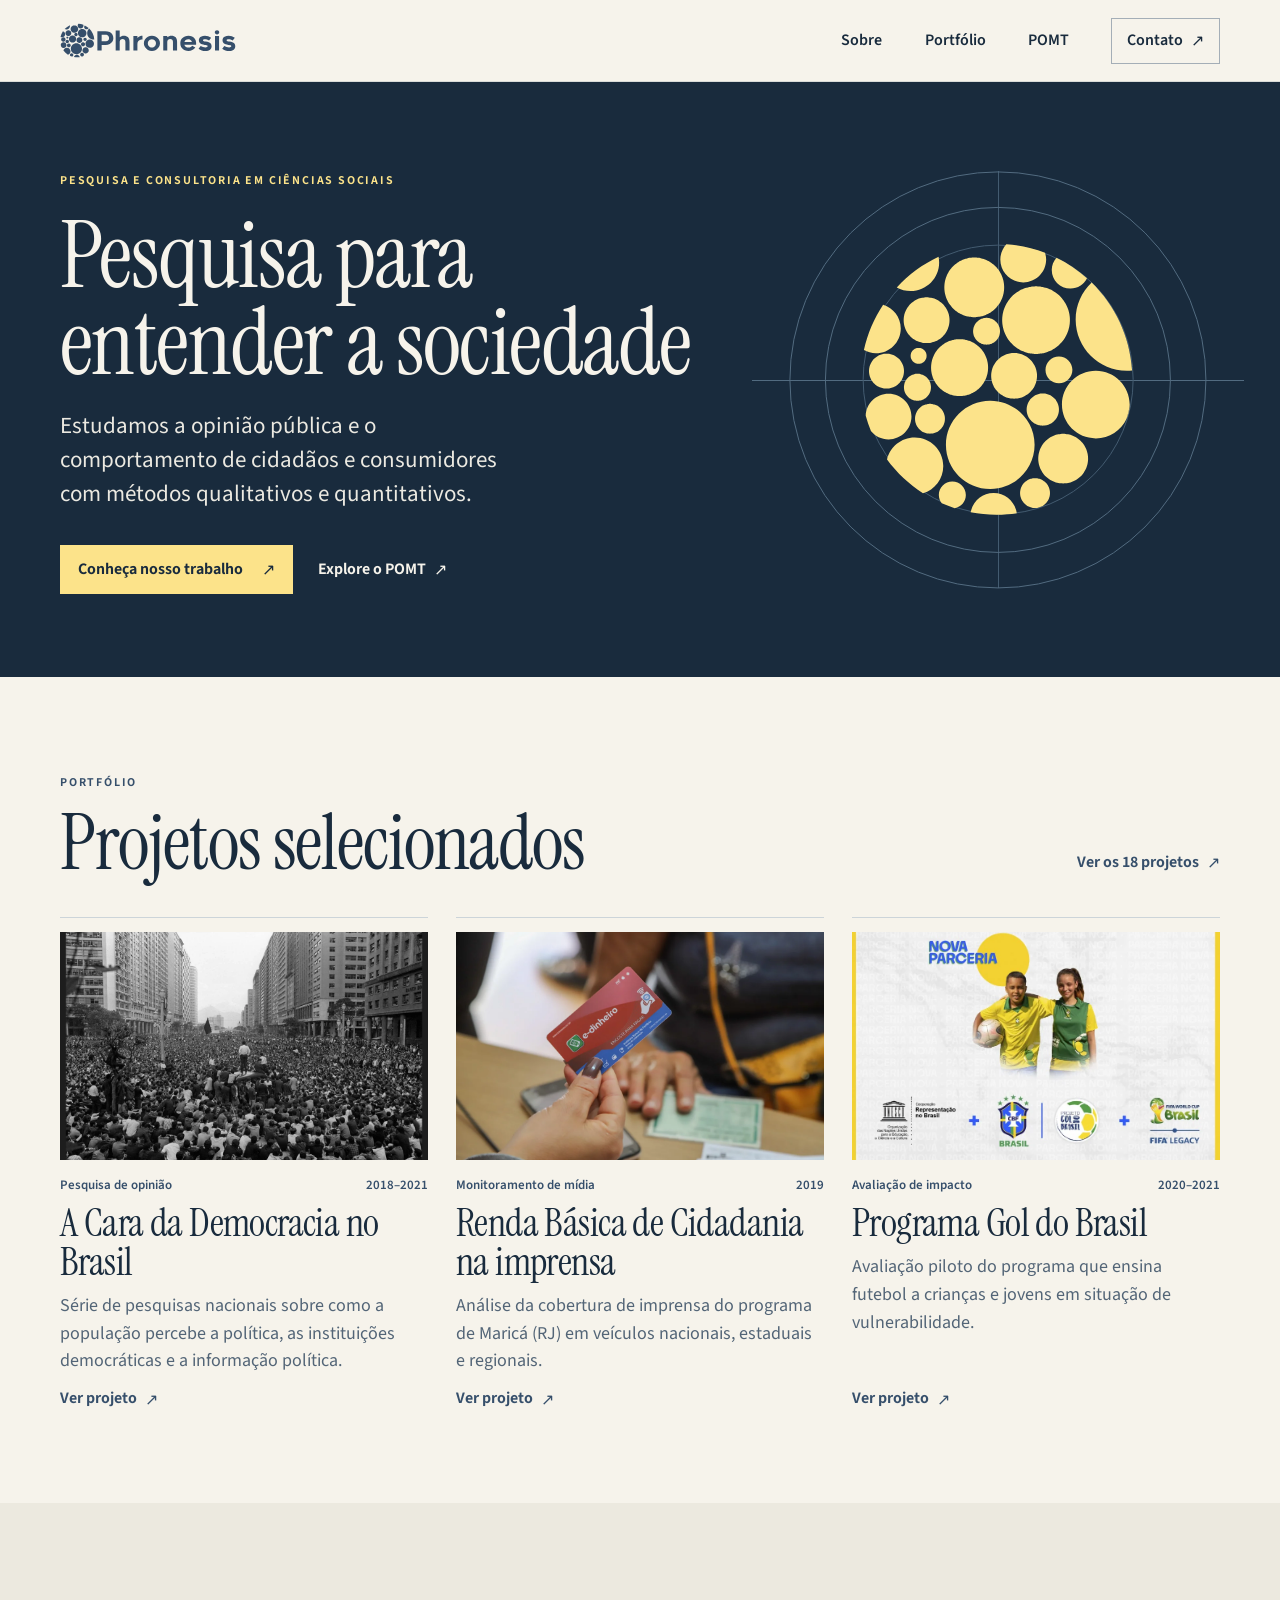
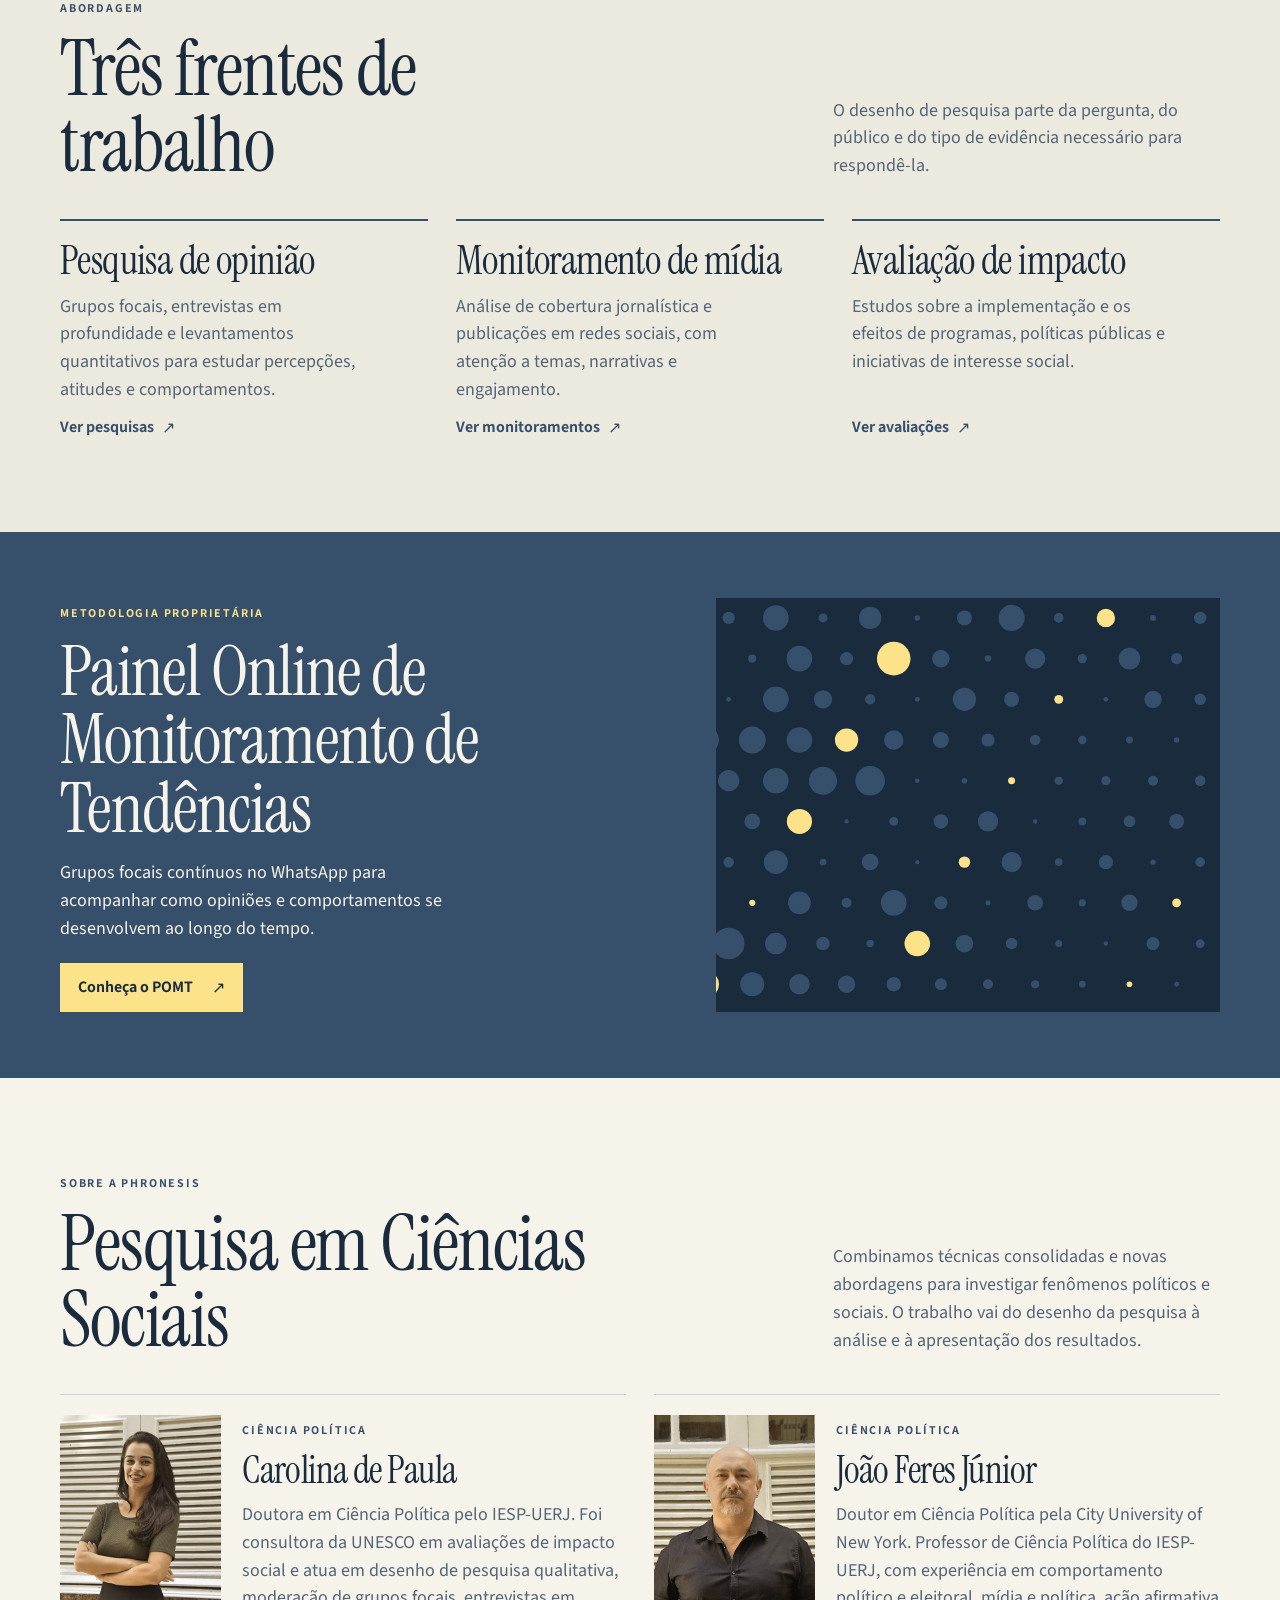
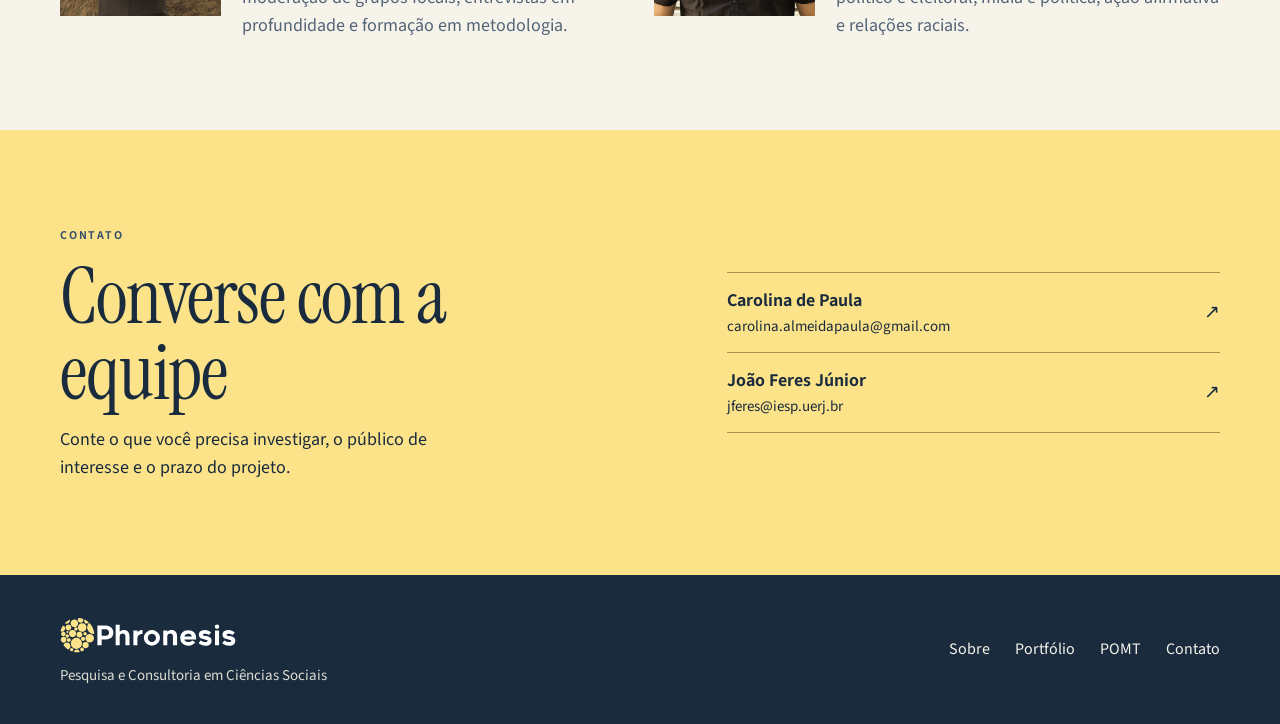
<file: index.html>
<!doctype html><html lang="pt-BR"><head><meta charset="utf-8"><meta name="viewport" content="width=device-width, initial-scale=1"><title>Phronesis | Pesquisa e Consultoria em Ciências Sociais</title><meta name="description" content="Pesquisa de opinião pública, monitoramento de mídia e avaliação de impacto social. Conheça os projetos da Phronesis e a metodologia POMT."><meta name="theme-color" content="#192B3D"><meta name="robots" content="noindex,nofollow"><link rel="canonical" href="https://feresjoao.github.io/phronesis-preview/"><meta property="og:type" content="website"><meta property="og:title" content="Phronesis | Pesquisa e Consultoria em Ciências Sociais"><meta property="og:description" content="Pesquisa de opinião pública, monitoramento de mídia e avaliação de impacto social. Conheça os projetos da Phronesis e a metodologia POMT."><meta property="og:url" content="https://feresjoao.github.io/phronesis-preview/"><meta property="og:image" content="https://feresjoao.github.io/phronesis-preview/assets/compartilhamento-1200x630.png"><link rel="icon" type="image/svg+xml" href="assets/favicon.svg"><link rel="icon" type="image/png" sizes="32x32" href="assets/favicon-32.png"><link rel="stylesheet" href="assets/site.css"><script src="assets/site.js" defer></script></head><body class="home"><a class="skip" href="#conteudo">Ir para o conteúdo</a><header class="header"><div class="wrap masthead"><a class="brand" href="index.html" aria-label="Phronesis, início"><img class="logotipo" src="assets/assinatura-horizontal-azul.svg" alt="" width="1740" height="415"></a><button class="menu-toggle" type="button" aria-expanded="false" aria-controls="site-nav" hidden><span class="menu-icon" aria-hidden="true"></span>Menu</button><nav id="site-nav" class="main-nav" aria-label="Navegação principal"><a href="index.html#sobre">Sobre</a><a href="portfolio/index.html">Portfólio</a><a href="pomt/index.html" class="nav-pomt">POMT</a><a href="index.html#contato" class="nav-contact">Contato<span class="arrow" aria-hidden="true">↗</span></a></nav></div></header><main id="conteudo" tabindex="-1"><section class="hero home-hero" aria-labelledby="titulo">
 <div class="wrap hero-grid">
  <div class="hero-copy"><span class="eyebrow">Pesquisa e Consultoria em Ciências Sociais</span>
   <h1 id="titulo">Pesquisa para<br>entender a sociedade</h1>
   <p>Estudamos a opinião pública e o comportamento de cidadãos e consumidores com métodos qualitativos e quantitativos.</p>
   <div class="hero-actions"><a class="button gold-button" href="portfolio/index.html">Conheça nosso trabalho <span class="arrow" aria-hidden="true">↗</span></a><a class="quiet-link" href="pomt/index.html">Explore o POMT <span class="arrow" aria-hidden="true">↗</span></a></div>
  </div>
  <div class="hero-art" aria-hidden="true"><div class="hero-axis"></div><div class="hero-circles"><div class="ring outer"></div><div class="ring middle"></div><div class="ring inner"></div><img src="assets/simbolo-amarelo.svg" alt="" width="797" height="797"></div></div>
 </div>
</section>
<section class="section selected wrap" aria-labelledby="selected">
 <div class="section-head"><span class="eyebrow">Portfólio</span><div><h2 id="selected">Projetos selecionados</h2><a class="text-link" href="portfolio/index.html">Ver os 18 projetos <span class="arrow" aria-hidden="true">↗</span></a></div></div>
 <div class="home-cards"><article class="home-card"><a class="cover-link" href="portfolio/index.html#cara-da-democracia" aria-label="Ver projeto A Cara da Democracia no Brasil"><img src="assets/cases/cara-da-democracia.webp" alt="Manifestação com uma multidão reunida em avenida urbana" loading="lazy" decoding="async"></a><div class="card-meta"><span>Pesquisa de opinião</span><span>2018–2021</span></div><h3><a href="portfolio/index.html#cara-da-democracia">A Cara da Democracia no Brasil</a></h3><p>Série de pesquisas nacionais sobre como a população percebe a política, as instituições democráticas e a informação política.</p><a class="text-link" href="portfolio/index.html#cara-da-democracia" aria-label="Ver projeto A Cara da Democracia no Brasil">Ver projeto <span class="arrow" aria-hidden="true">↗</span></a></article><article class="home-card"><a class="cover-link" href="portfolio/index.html#marica-imprensa" aria-label="Ver projeto Renda Básica de Cidadania na imprensa"><img src="assets/cases/marica-imprensa.webp" alt="Atendimento com cartão do programa de Maricá" loading="lazy" decoding="async"></a><div class="card-meta"><span>Monitoramento de mídia</span><span>2019</span></div><h3><a href="portfolio/index.html#marica-imprensa">Renda Básica de Cidadania na imprensa</a></h3><p>Análise da cobertura de imprensa do programa de Maricá (RJ) em veículos nacionais, estaduais e regionais.</p><a class="text-link" href="portfolio/index.html#marica-imprensa" aria-label="Ver projeto Renda Básica de Cidadania na imprensa">Ver projeto <span class="arrow" aria-hidden="true">↗</span></a></article><article class="home-card"><a class="cover-link" href="portfolio/index.html#gol-do-brasil" aria-label="Ver projeto Programa Gol do Brasil"><img src="assets/cases/gol-do-brasil.webp" alt="Imagem do programa Gol do Brasil no portfólio" loading="lazy" decoding="async"></a><div class="card-meta"><span>Avaliação de impacto</span><span>2020–2021</span></div><h3><a href="portfolio/index.html#gol-do-brasil">Programa Gol do Brasil</a></h3><p>Avaliação piloto do programa que ensina futebol a crianças e jovens em situação de vulnerabilidade.</p><a class="text-link" href="portfolio/index.html#gol-do-brasil" aria-label="Ver projeto Programa Gol do Brasil">Ver projeto <span class="arrow" aria-hidden="true">↗</span></a></article></div>
</section>
<section id="abordagem" class="section approach"><div class="wrap">
 <div class="section-head"><span class="eyebrow">Abordagem</span><div><h2>Três frentes de trabalho</h2><p>O desenho de pesquisa parte da pergunta, do público e do tipo de evidência necessário para respondê-la.</p></div></div>
 <div class="approach-list">
  <article><h3>Pesquisa de opinião</h3><p>Grupos focais, entrevistas em profundidade e levantamentos quantitativos para estudar percepções, atitudes e comportamentos.</p><a href="portfolio/index.html?area=opiniao" class="text-link">Ver pesquisas <span class="arrow" aria-hidden="true">↗</span></a></article>
  <article><h3>Monitoramento de mídia</h3><p>Análise de cobertura jornalística e publicações em redes sociais, com atenção a temas, narrativas e engajamento.</p><a href="portfolio/index.html?area=midia" class="text-link">Ver monitoramentos <span class="arrow" aria-hidden="true">↗</span></a></article>
  <article><h3>Avaliação de impacto</h3><p>Estudos sobre a implementação e os efeitos de programas, políticas públicas e iniciativas de interesse social.</p><a href="portfolio/index.html?area=impacto" class="text-link">Ver avaliações <span class="arrow" aria-hidden="true">↗</span></a></article>
 </div>
</div></section>
<section class="pomt-teaser"><div class="wrap teaser-grid"><div>
 <span class="eyebrow">Metodologia proprietária</span><h2>Painel Online de Monitoramento de Tendências</h2>
 <p>Grupos focais contínuos no WhatsApp para acompanhar como opiniões e comportamentos se desenvolvem ao longo do tempo.</p>
 <a class="button gold-button" href="pomt/index.html">Conheça o POMT <span class="arrow" aria-hidden="true">↗</span></a>
</div><div class="teaser-art" aria-hidden="true"></div></div></section>
<section id="sobre" class="section wrap about">
 <div class="section-head"><span class="eyebrow">Sobre a Phronesis</span><div><h2>Pesquisa em Ciências Sociais</h2><p>Combinamos técnicas consolidadas e novas abordagens para investigar fenômenos políticos e sociais. O trabalho vai do desenho da pesquisa à análise e à apresentação dos resultados.</p></div></div>
 <div class="team-grid"><article class="person"><img src="assets/cases/carolina-de-paula.webp" alt="Retrato de Carolina de Paula" class="person-photo" loading="lazy" decoding="async"><div><span class="eyebrow">Ciência Política</span><h3>Carolina de Paula</h3><p>Doutora em Ciência Política pelo IESP-UERJ. Foi consultora da UNESCO em avaliações de impacto social e atua em desenho de pesquisa qualitativa, moderação de grupos focais, entrevistas em profundidade e formação em metodologia.</p></div></article><article class="person"><img src="assets/cases/joao-feres-junior.webp" alt="Retrato de João Feres Júnior" class="person-photo" loading="lazy" decoding="async"><div><span class="eyebrow">Ciência Política</span><h3>João Feres Júnior</h3><p>Doutor em Ciência Política pela City University of New York. Professor de Ciência Política do IESP-UERJ, com experiência em comportamento político e eleitoral, mídia e política, ação afirmativa e relações raciais.</p></div></article></div>
</section>
<section id="contato" class="section contact"><div class="wrap contact-grid"><div><span class="eyebrow">Contato</span><h2>Converse com a equipe</h2><p>Conte o que você precisa investigar, o público de interesse e o prazo do projeto.</p></div><div class="contact-links"><a href="mailto:carolina.almeidapaula@gmail.com?subject=Projeto%20de%20pesquisa%20%7C%20Phronesis"><span>Carolina de Paula<small>carolina.almeidapaula@gmail.com</small></span><span class="arrow" aria-hidden="true">↗</span></a><a href="mailto:jferes@iesp.uerj.br?subject=Projeto%20de%20pesquisa%20%7C%20Phronesis"><span>João Feres Júnior<small>jferes@iesp.uerj.br</small></span><span class="arrow" aria-hidden="true">↗</span></a></div></div></section>
</main><footer class="footer"><div class="wrap footer-layout"><div><a class="brand footer-brand" href="index.html" aria-label="Phronesis, início"><img class="logotipo" src="assets/assinatura-horizontal-para-fundo-escuro.svg" alt="" width="1740" height="415"></a><p>Pesquisa e Consultoria em Ciências Sociais</p></div><nav aria-label="Navegação do rodapé"><a href="index.html#sobre">Sobre</a><a href="portfolio/index.html">Portfólio</a><a href="pomt/index.html">POMT</a><a href="index.html#contato">Contato</a></nav></div></footer></body></html>
</file>
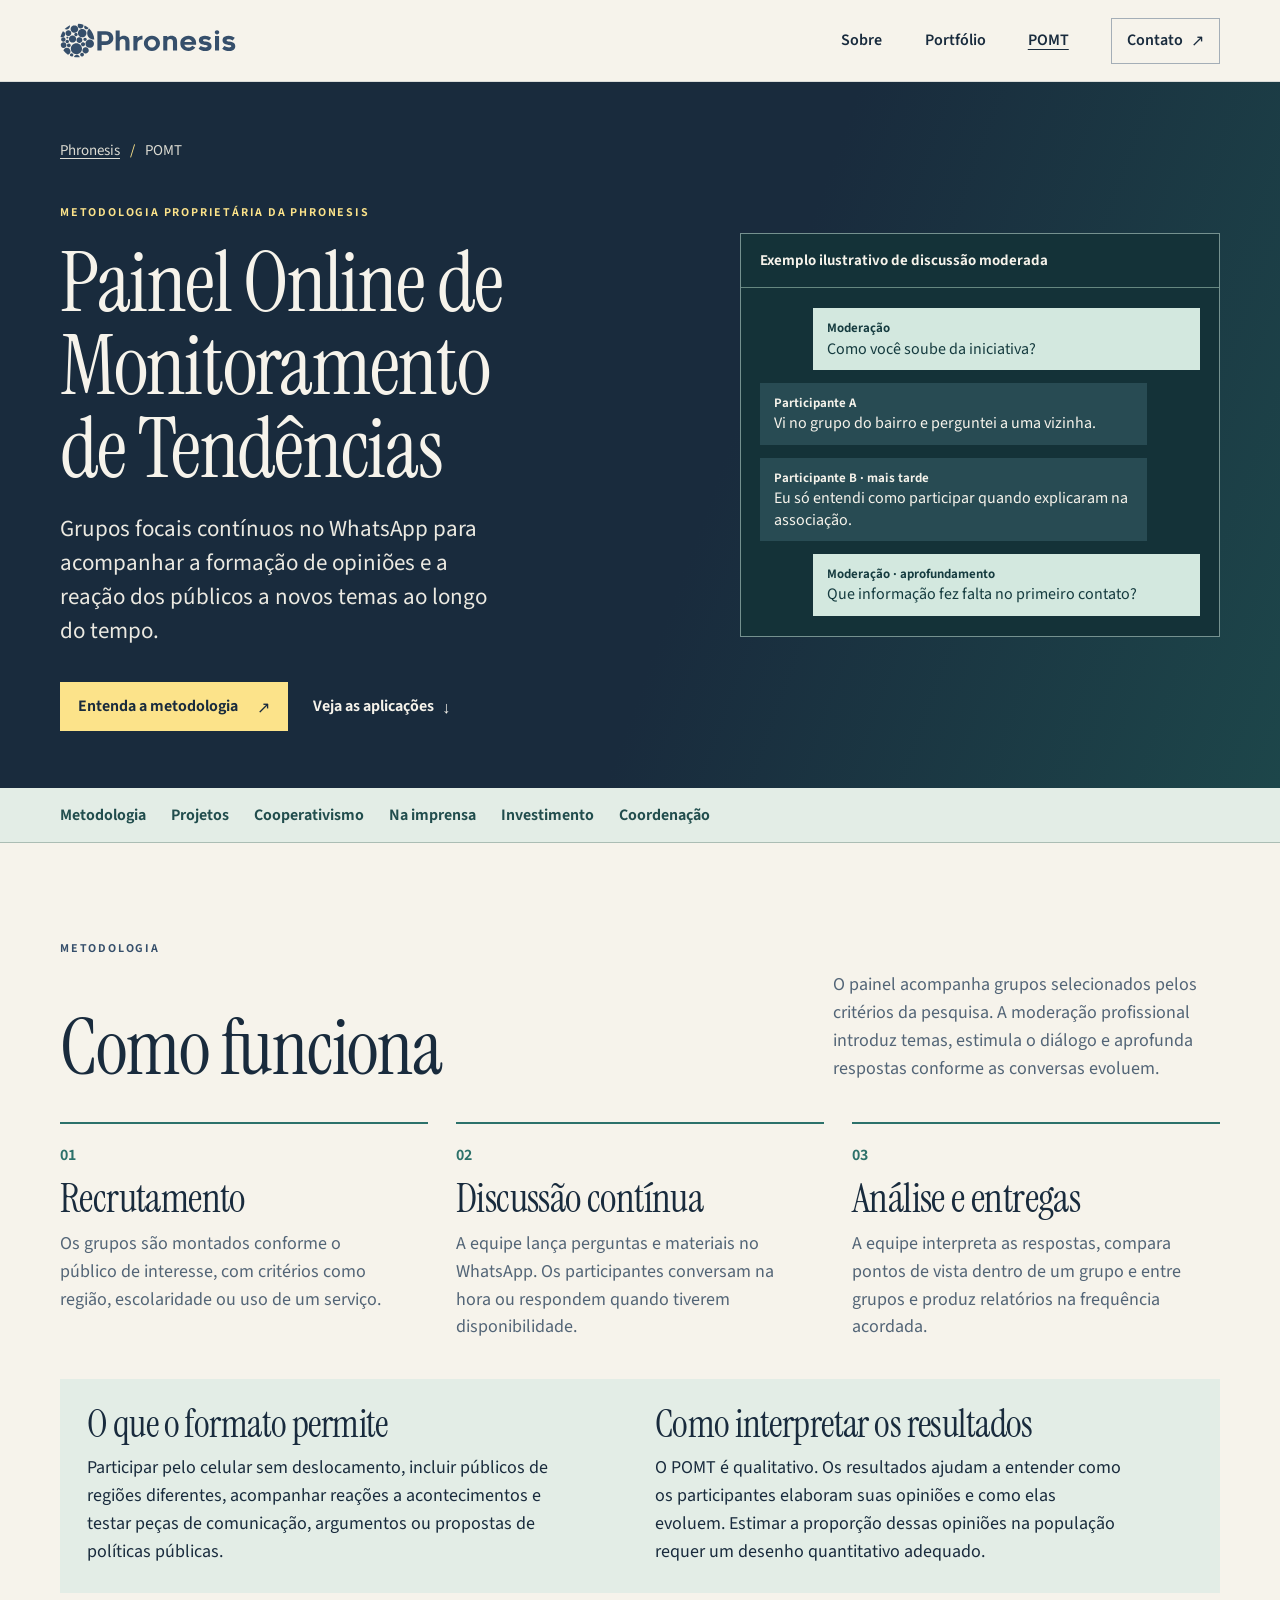
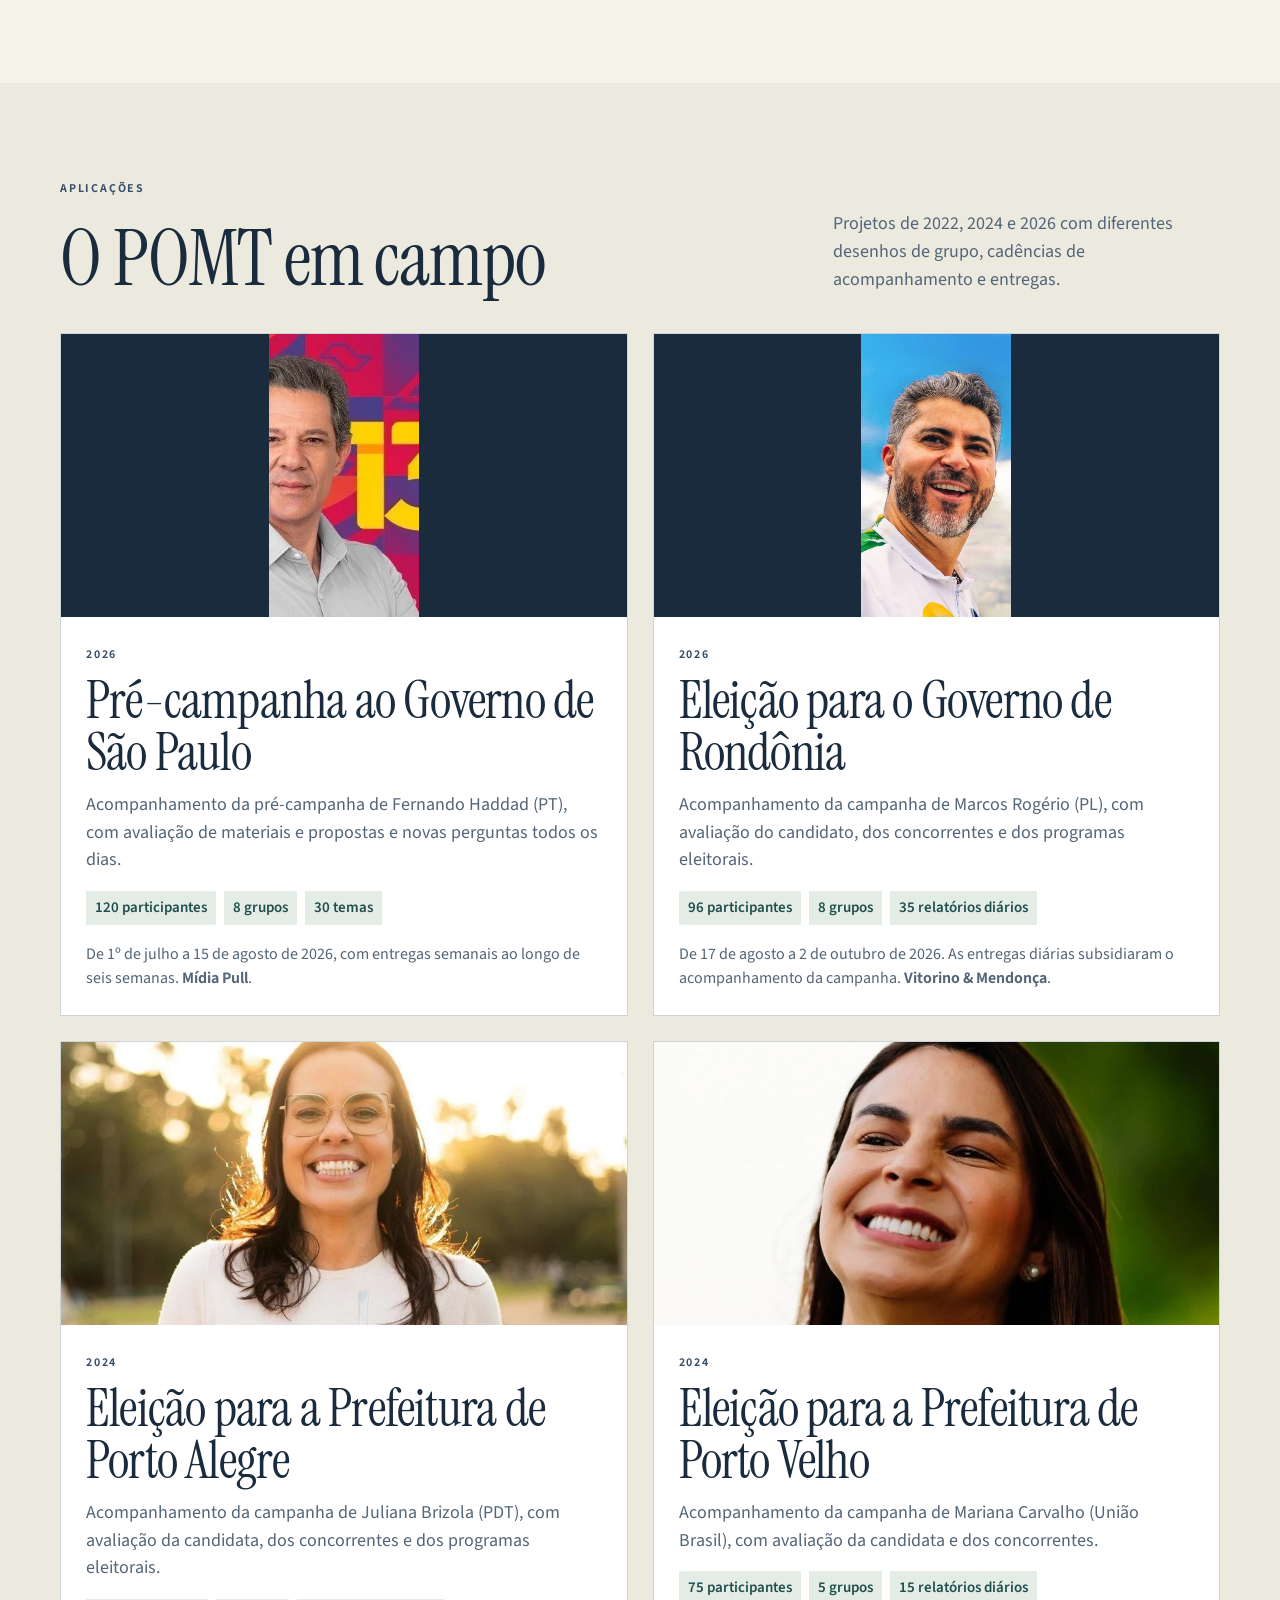
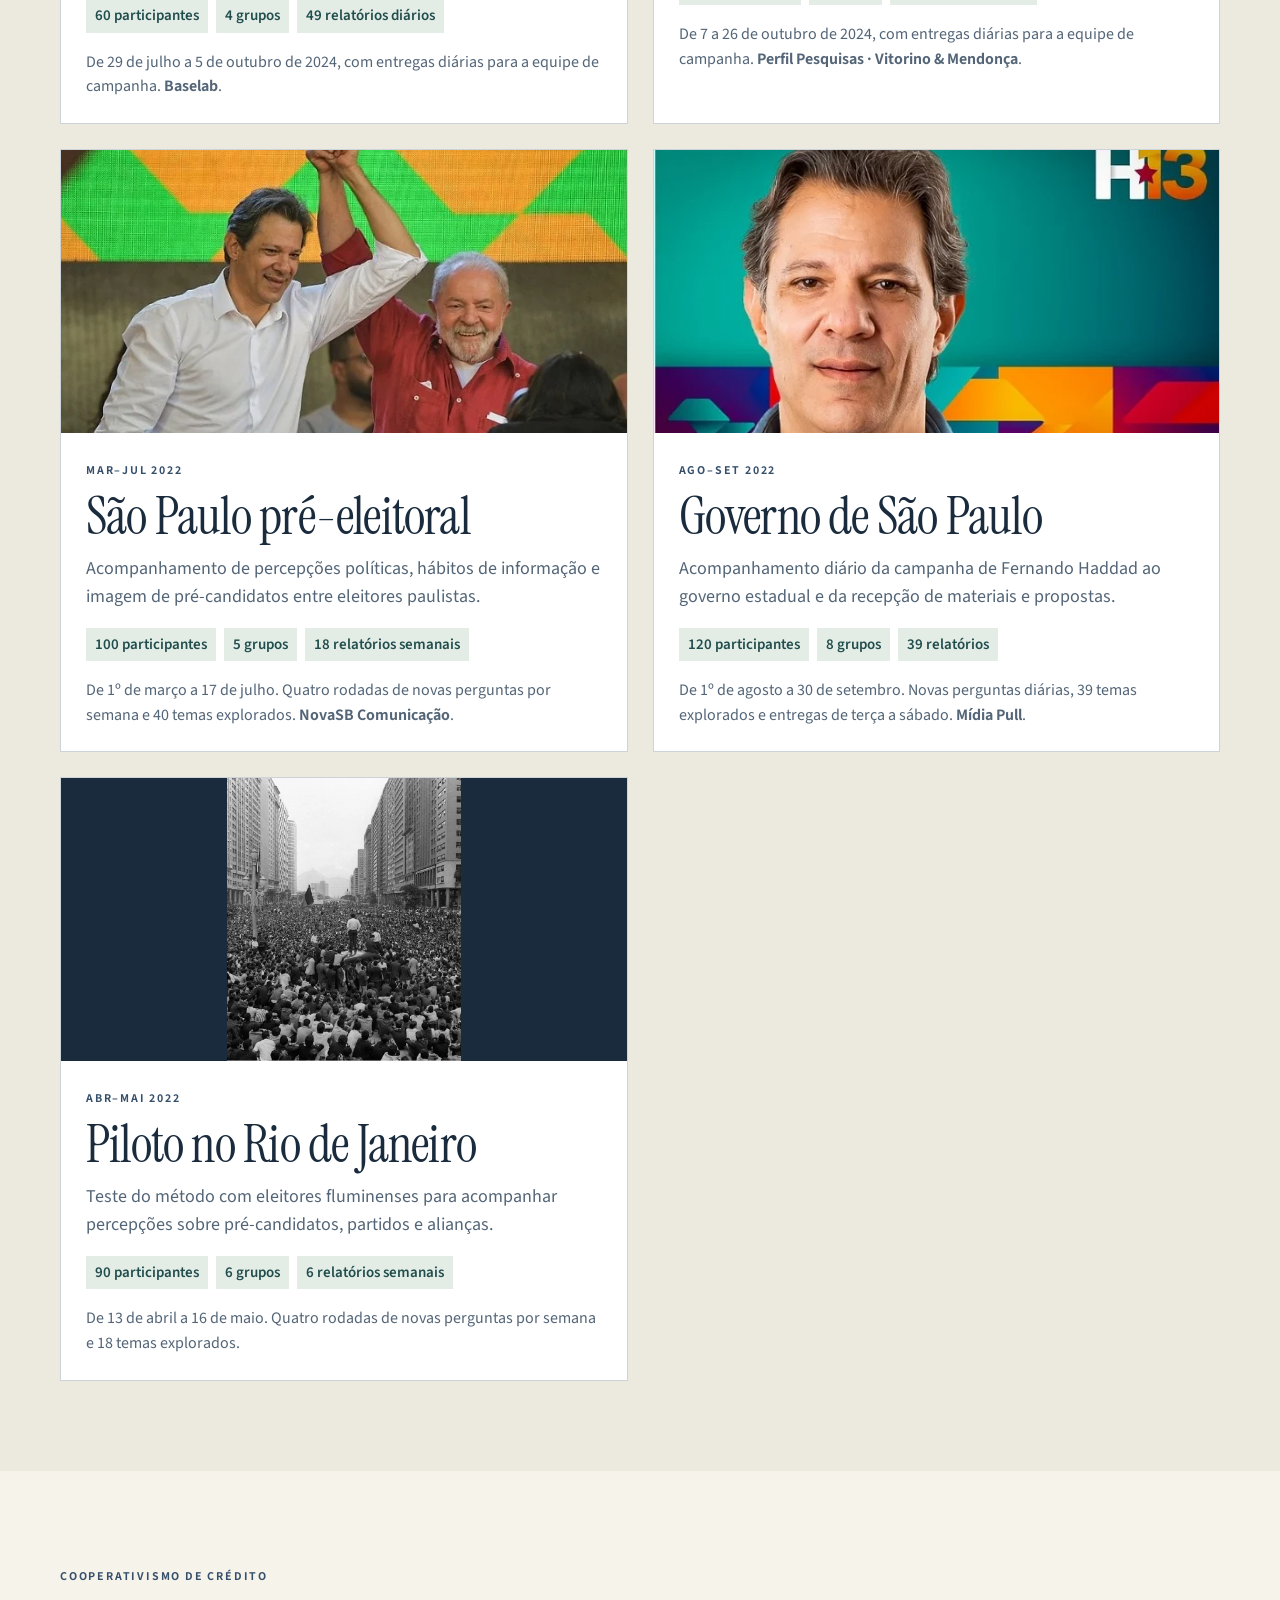
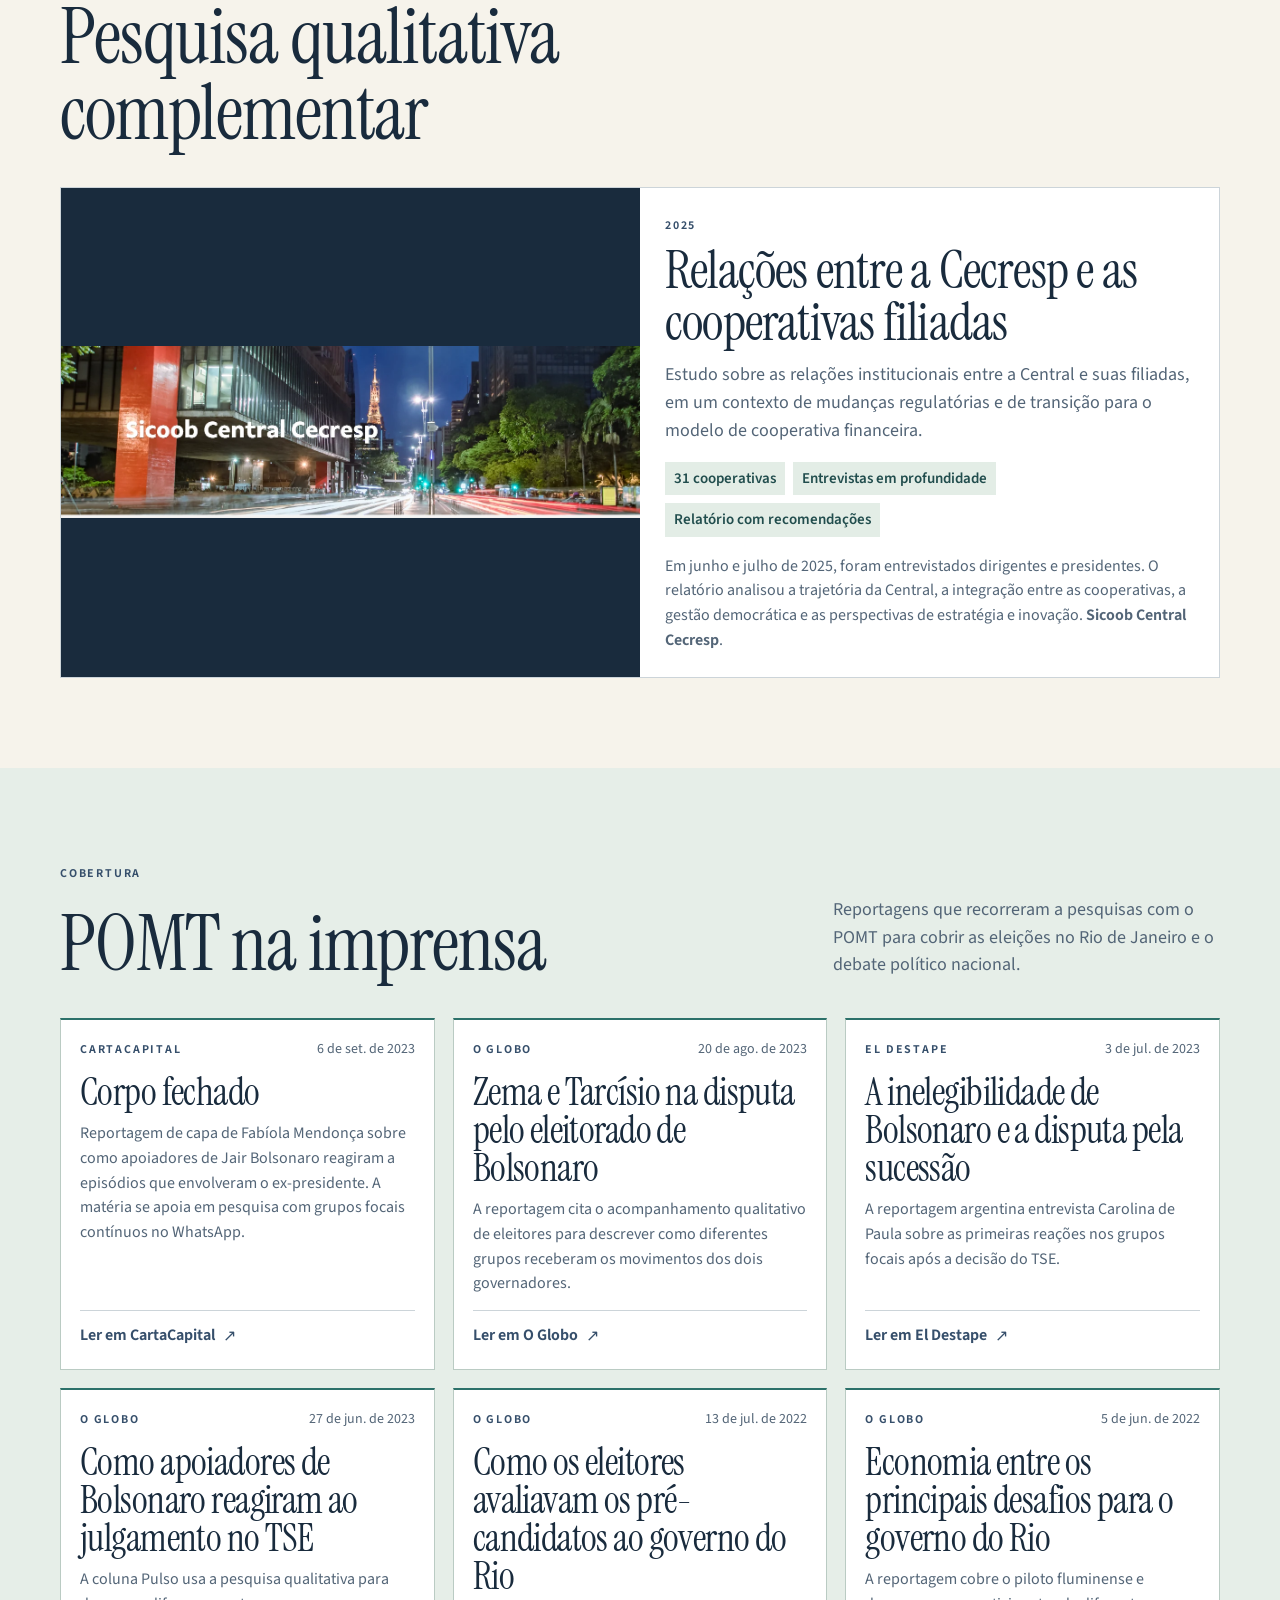
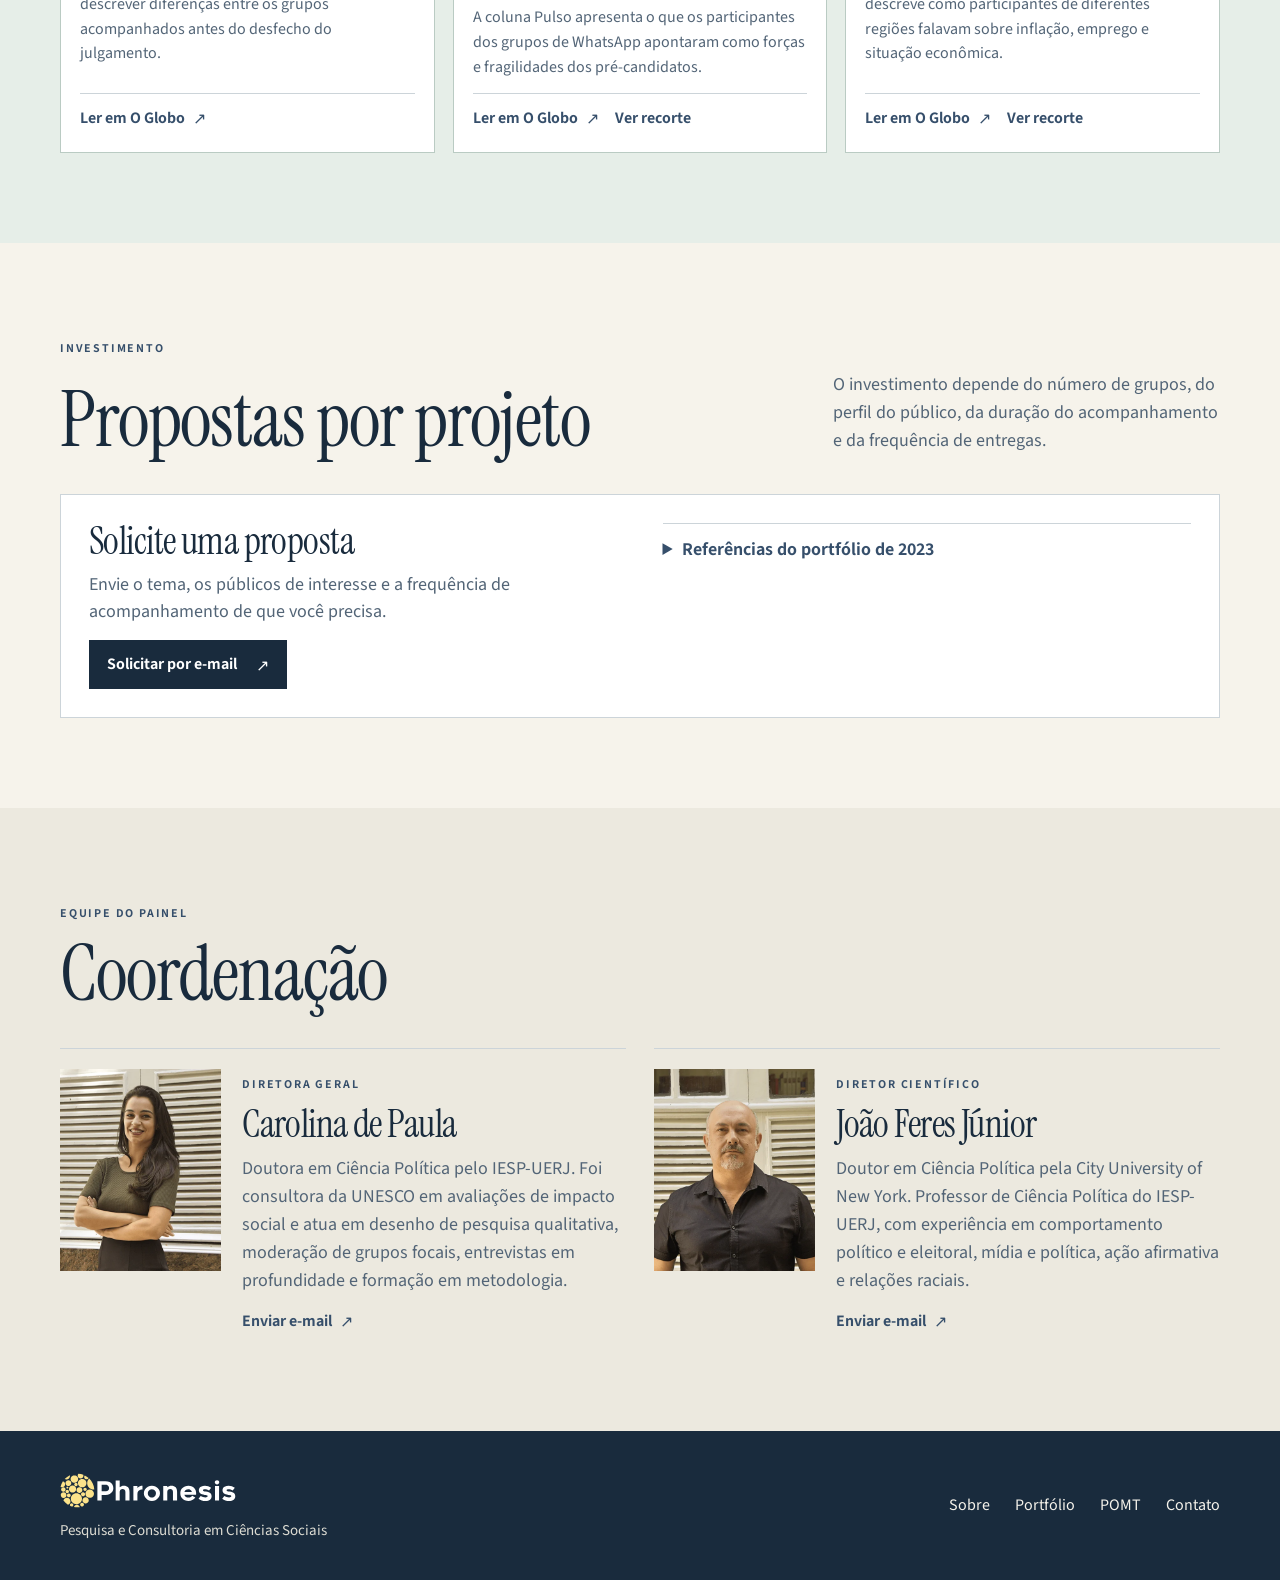
<file: pomt/index.html>
<!doctype html><html lang="pt-BR"><head><meta charset="utf-8"><meta name="viewport" content="width=device-width, initial-scale=1"><title>POMT | Painel Online de Monitoramento de Tendências</title><meta name="description" content="Metodologia proprietária da Phronesis para acompanhar tendências de opinião por meio de grupos focais contínuos no WhatsApp."><meta name="theme-color" content="#192B3D"><meta name="robots" content="noindex,nofollow"><link rel="canonical" href="https://feresjoao.github.io/phronesis-preview/pomt/index.html"><meta property="og:type" content="website"><meta property="og:title" content="POMT | Painel Online de Monitoramento de Tendências"><meta property="og:description" content="Metodologia proprietária da Phronesis para acompanhar tendências de opinião por meio de grupos focais contínuos no WhatsApp."><meta property="og:url" content="https://feresjoao.github.io/phronesis-preview/pomt/index.html"><meta property="og:image" content="https://feresjoao.github.io/phronesis-preview/assets/compartilhamento-1200x630.png"><link rel="icon" type="image/svg+xml" href="../assets/favicon.svg"><link rel="icon" type="image/png" sizes="32x32" href="../assets/favicon-32.png"><link rel="stylesheet" href="../assets/site.css"><script src="../assets/site.js" defer></script></head><body class="pomt"><a class="skip" href="#conteudo">Ir para o conteúdo</a><header class="header"><div class="wrap masthead"><a class="brand" href="../index.html" aria-label="Phronesis, início"><img class="logotipo" src="../assets/assinatura-horizontal-azul.svg" alt="" width="1740" height="415"></a><button class="menu-toggle" type="button" aria-expanded="false" aria-controls="site-nav" hidden><span class="menu-icon" aria-hidden="true"></span>Menu</button><nav id="site-nav" class="main-nav" aria-label="Navegação principal"><a href="../index.html#sobre">Sobre</a><a href="../portfolio/index.html">Portfólio</a><a href="../pomt/index.html" aria-current="page" class="nav-pomt">POMT</a><a href="../index.html#contato" class="nav-contact">Contato<span class="arrow" aria-hidden="true">↗</span></a></nav></div></header><main id="conteudo" tabindex="-1"><section class="hero pomt-hero">
 <div class="wrap pomt-hero-grid"><div class="hero-copy">
  <div class="breadcrumb"><a href="../index.html">Phronesis</a> <span aria-hidden="true">/</span> POMT</div>
  <span class="eyebrow">Metodologia proprietária da Phronesis</span>
  <h1>Painel Online de Monitoramento de Tendências</h1>
  <p>Grupos focais contínuos no WhatsApp para acompanhar a formação de opiniões e a reação dos públicos a novos temas ao longo do tempo.</p>
  <div class="hero-actions"><a class="button gold-button" href="#metodologia">Entenda a metodologia <span class="arrow" aria-hidden="true">↗</span></a><a href="#projetos" class="quiet-link">Veja as aplicações <span class="arrow" aria-hidden="true">↓</span></a></div>
 </div><figure class="conversation">
  <figcaption>Exemplo ilustrativo de discussão moderada</figcaption>
  <div class="conversation-thread">
   <div class="message moderator"><small>Moderação</small><p>Como você soube da iniciativa?</p></div>
   <div class="message"><small>Participante A</small><p>Vi no grupo do bairro e perguntei a uma vizinha.</p></div>
   <div class="message"><small>Participante B · mais tarde</small><p>Eu só entendi como participar quando explicaram na associação.</p></div>
   <div class="message moderator"><small>Moderação · aprofundamento</small><p>Que informação fez falta no primeiro contato?</p></div>
  </div>
 </figure></div>
</section>
<nav class="pomt-nav" aria-label="Navegação do hotsite"><div class="wrap"><a href="#metodologia">Metodologia</a><a href="#projetos">Projetos</a><a href="#estudo-qualitativo">Cooperativismo</a><a href="#imprensa">Na imprensa</a><a href="#investimento">Investimento</a><a href="#coordenacao">Coordenação</a></div></nav>
<section id="metodologia" class="section wrap method">
 <div class="section-head"><span class="eyebrow">Metodologia</span><div><h2>Como funciona</h2><p>O painel acompanha grupos selecionados pelos critérios da pesquisa. A moderação profissional introduz temas, estimula o diálogo e aprofunda respostas conforme as conversas evoluem.</p></div></div>
 <ol class="method-steps"><li><h3>Recrutamento</h3><p>Os grupos são montados conforme o público de interesse, com critérios como região, escolaridade ou uso de um serviço.</p></li><li><h3>Discussão contínua</h3><p>A equipe lança perguntas e materiais no WhatsApp. Os participantes conversam na hora ou respondem quando tiverem disponibilidade.</p></li><li><h3>Análise e entregas</h3><p>A equipe interpreta as respostas, compara pontos de vista dentro de um grupo e entre grupos e produz relatórios na frequência acordada.</p></li></ol>
 <div class="method-aside"><div><h3>O que o formato permite</h3><p>Participar pelo celular sem deslocamento, incluir públicos de regiões diferentes, acompanhar reações a acontecimentos e testar peças de comunicação, argumentos ou propostas de políticas públicas.</p></div><div><h3>Como interpretar os resultados</h3><p>O POMT é qualitativo. Os resultados ajudam a entender como os participantes elaboram suas opiniões e como elas evoluem. Estimar a proporção dessas opiniões na população requer um desenho quantitativo adequado.</p></div></div>
</section>
<section id="projetos" class="section pomt-projects"><div class="wrap">
 <div class="section-head"><span class="eyebrow">Aplicações</span><div><h2>O POMT em campo</h2><p>Projetos de 2022, 2024 e 2026 com diferentes desenhos de grupo, cadências de acompanhamento e entregas.</p></div></div>
 <div class="p-case-grid"><article class="p-case" id="sp-pre-campanha-2026"><div class="p-case-image"><img src="../assets/cases/sp-pre-campanha-2026.webp" alt="Fernando Haddad em peça reproduzida no portfólio" loading="lazy" decoding="async"></div><div class="p-case-copy"><span class="eyebrow">2026</span><h3>Pré-campanha ao Governo de São Paulo</h3><p>Acompanhamento da pré-campanha de Fernando Haddad (PT), com avaliação de materiais e propostas e novas perguntas todos os dias.</p><ul class="metrics"><li>120 participantes</li><li>8 grupos</li><li>30 temas</li></ul><p class="p-case-detail">De 1º de julho a 15 de agosto de 2026, com entregas semanais ao longo de seis semanas. <strong>Mídia Pull</strong>.</p></div></article><article class="p-case" id="governo-rondonia-2026"><div class="p-case-image"><img src="../assets/cases/governo-rondonia-2026.webp" alt="Marcos Rogério em fotografia do portfólio" loading="lazy" decoding="async"></div><div class="p-case-copy"><span class="eyebrow">2026</span><h3>Eleição para o Governo de Rondônia</h3><p>Acompanhamento da campanha de Marcos Rogério (PL), com avaliação do candidato, dos concorrentes e dos programas eleitorais.</p><ul class="metrics"><li>96 participantes</li><li>8 grupos</li><li>35 relatórios diários</li></ul><p class="p-case-detail">De 17 de agosto a 2 de outubro de 2026. As entregas diárias subsidiaram o acompanhamento da campanha. <strong>Vitorino &amp; Mendonça</strong>.</p></div></article><article class="p-case" id="prefeitura-porto-alegre-2024"><div class="p-case-image"><img src="../assets/cases/prefeitura-porto-alegre-2024.webp" alt="Juliana Brizola em fotografia do portfólio" loading="lazy" decoding="async"></div><div class="p-case-copy"><span class="eyebrow">2024</span><h3>Eleição para a Prefeitura de Porto Alegre</h3><p>Acompanhamento da campanha de Juliana Brizola (PDT), com avaliação da candidata, dos concorrentes e dos programas eleitorais.</p><ul class="metrics"><li>60 participantes</li><li>4 grupos</li><li>49 relatórios diários</li></ul><p class="p-case-detail">De 29 de julho a 5 de outubro de 2024, com entregas diárias para a equipe de campanha. <strong>Baselab</strong>.</p></div></article><article class="p-case" id="prefeitura-porto-velho-2024"><div class="p-case-image"><img src="../assets/cases/prefeitura-porto-velho-2024.webp" alt="Mariana Carvalho em fotografia do portfólio" loading="lazy" decoding="async"></div><div class="p-case-copy"><span class="eyebrow">2024</span><h3>Eleição para a Prefeitura de Porto Velho</h3><p>Acompanhamento da campanha de Mariana Carvalho (União Brasil), com avaliação da candidata e dos concorrentes.</p><ul class="metrics"><li>75 participantes</li><li>5 grupos</li><li>15 relatórios diários</li></ul><p class="p-case-detail">De 7 a 26 de outubro de 2024, com entregas diárias para a equipe de campanha. <strong>Perfil Pesquisas · Vitorino &amp; Mendonça</strong>.</p></div></article><article class="p-case" id="sp-pre-eleitoral"><div class="p-case-image"><img src="../assets/cases/sp-pre-eleitoral.webp" alt="Evento político em São Paulo no período pré-eleitoral" loading="lazy" decoding="async"></div><div class="p-case-copy"><span class="eyebrow">Mar–jul 2022</span><h3>São Paulo pré-eleitoral</h3><p>Acompanhamento de percepções políticas, hábitos de informação e imagem de pré-candidatos entre eleitores paulistas.</p><ul class="metrics"><li>100 participantes</li><li>5 grupos</li><li>18 relatórios semanais</li></ul><p class="p-case-detail">De 1º de março a 17 de julho. Quatro rodadas de novas perguntas por semana e 40 temas explorados. <strong>NovaSB Comunicação</strong>.</p></div></article><article class="p-case" id="sp-eleicao"><div class="p-case-image"><img src="../assets/cases/sp-eleicao.webp" alt="Material eleitoral de Fernando Haddad em 2022" loading="lazy" decoding="async"></div><div class="p-case-copy"><span class="eyebrow">Ago–set 2022</span><h3>Governo de São Paulo</h3><p>Acompanhamento diário da campanha de Fernando Haddad ao governo estadual e da recepção de materiais e propostas.</p><ul class="metrics"><li>120 participantes</li><li>8 grupos</li><li>39 relatórios</li></ul><p class="p-case-detail">De 1º de agosto a 30 de setembro. Novas perguntas diárias, 39 temas explorados e entregas de terça a sábado. <strong>Mídia Pull</strong>.</p></div></article><article class="p-case" id="rj-piloto"><div class="p-case-image"><img src="../assets/cases/rj-piloto.webp" alt="Imagem de uma manifestação incluída no portfólio do piloto" loading="lazy" decoding="async"></div><div class="p-case-copy"><span class="eyebrow">Abr–mai 2022</span><h3>Piloto no Rio de Janeiro</h3><p>Teste do método com eleitores fluminenses para acompanhar percepções sobre pré-candidatos, partidos e alianças.</p><ul class="metrics"><li>90 participantes</li><li>6 grupos</li><li>6 relatórios semanais</li></ul><p class="p-case-detail">De 13 de abril a 16 de maio. Quatro rodadas de novas perguntas por semana e 18 temas explorados.</p></div></article></div>
</div></section>
<section id="estudo-qualitativo" class="section wrap qualitative">
 <div class="section-head"><span class="eyebrow">Cooperativismo de crédito</span><div><h2>Pesquisa qualitativa complementar</h2></div></div>
 <article class="p-case" id="sicoob-cecresp-2025"><div class="p-case-image"><img src="../assets/cases/sicoob-cecresp-2025.webp" alt="Imagem de apresentação da Sicoob Central Cecresp" loading="lazy" decoding="async"></div><div class="p-case-copy"><span class="eyebrow">2025</span><h3>Relações entre a Cecresp e as cooperativas filiadas</h3><p>Estudo sobre as relações institucionais entre a Central e suas filiadas, em um contexto de mudanças regulatórias e de transição para o modelo de cooperativa financeira.</p><ul class="metrics"><li>31 cooperativas</li><li>Entrevistas em profundidade</li><li>Relatório com recomendações</li></ul><p class="p-case-detail">Em junho e julho de 2025, foram entrevistados dirigentes e presidentes. O relatório analisou a trajetória da Central, a integração entre as cooperativas, a gestão democrática e as perspectivas de estratégia e inovação. <strong>Sicoob Central Cecresp</strong>.</p></div></article>
</section>
<section id="imprensa" class="section press"><div class="wrap">
 <div class="section-head"><span class="eyebrow">Cobertura</span><div><h2>POMT na imprensa</h2><p>Reportagens que recorreram a pesquisas com o POMT para cobrir as eleições no Rio de Janeiro e o debate político nacional.</p></div></div>
 <div class="press-grid"><article class="press-card"><div class="press-source"><span class="eyebrow">CartaCapital</span><time datetime="2023-09-06">6 de set. de 2023</time></div><h3>Corpo fechado</h3><p>Reportagem de capa de Fabíola Mendonça sobre como apoiadores de Jair Bolsonaro reagiram a episódios que envolveram o ex-presidente. A matéria se apoia em pesquisa com grupos focais contínuos no WhatsApp.</p><div class="press-links"><a class="text-link" href="https://www.cartacapital.com.br/politica/corpo-fechado/" aria-label="Ler em CartaCapital: Corpo fechado">Ler em CartaCapital <span class="arrow" aria-hidden="true">↗</span></a></div></article><article class="press-card"><div class="press-source"><span class="eyebrow">O Globo</span><time datetime="2023-08-20">20 de ago. de 2023</time></div><h3>Zema e Tarcísio na disputa pelo eleitorado de Bolsonaro</h3><p>A reportagem cita o acompanhamento qualitativo de eleitores para descrever como diferentes grupos receberam os movimentos dos dois governadores.</p><div class="press-links"><a class="text-link" href="https://oglobo.globo.com/politica/noticia/2023/08/20/com-bolsonaro-inelegivel-zema-e-tarcisio-intensificam-movimentos-de-olho-na-corrida-ao-planalto-em-2026.ghtml" aria-label="Ler em O Globo: Zema e Tarcísio na disputa pelo eleitorado de Bolsonaro">Ler em O Globo <span class="arrow" aria-hidden="true">↗</span></a></div></article><article class="press-card"><div class="press-source"><span class="eyebrow">El Destape</span><time datetime="2023-07-03">3 de jul. de 2023</time></div><h3>A inelegibilidade de Bolsonaro e a disputa pela sucessão</h3><p>A reportagem argentina entrevista Carolina de Paula sobre as primeiras reações nos grupos focais após a decisão do TSE.</p><div class="press-links"><a class="text-link" href="https://www.eldestapeweb.com/internacionales/brasil/bolsonaro-inelegible-el-impacto-en-la-derecha-y-el-debate-por-su-sucesor-2023730541" hreflang="es" aria-label="Ler em El Destape: A inelegibilidade de Bolsonaro e a disputa pela sucessão">Ler em El Destape <span class="arrow" aria-hidden="true">↗</span></a></div></article><article class="press-card"><div class="press-source"><span class="eyebrow">O Globo</span><time datetime="2023-06-27">27 de jun. de 2023</time></div><h3>Como apoiadores de Bolsonaro reagiram ao julgamento no TSE</h3><p>A coluna Pulso usa a pesquisa qualitativa para descrever diferenças entre os grupos acompanhados antes do desfecho do julgamento.</p><div class="press-links"><a class="text-link" href="https://oglobo.globo.com/blogs/pulso/post/2023/06/bolsonaro-no-tse-apoiadores-moderados-dizem-que-respeitarao-possivel-condenacao-e-perda-de-direitos.ghtml" aria-label="Ler em O Globo: Como apoiadores de Bolsonaro reagiram ao julgamento no TSE">Ler em O Globo <span class="arrow" aria-hidden="true">↗</span></a></div></article><article class="press-card"><div class="press-source"><span class="eyebrow">O Globo</span><time datetime="2022-07-13">13 de jul. de 2022</time></div><h3>Como os eleitores avaliavam os pré-candidatos ao governo do Rio</h3><p>A coluna Pulso apresenta o que os participantes dos grupos de WhatsApp apontaram como forças e fragilidades dos pré-candidatos.</p><div class="press-links"><a class="text-link" href="https://oglobo.globo.com/blogs/pulso/post/2022/07/em-detalhes-pesquisa-mostra-os-pontos-fortes-e-fracos-de-castro-freixo-neves-e-santa-cruz-na-corrida-pelo-governo-do-rio.ghtml" aria-label="Ler em O Globo: Como os eleitores avaliavam os pré-candidatos ao governo do Rio">Ler em O Globo <span class="arrow" aria-hidden="true">↗</span></a><a class="text-link" data-lightbox data-title="Como os eleitores avaliavam os pré-candidatos ao governo do Rio" data-desc="Recorte de O Globo" href="../assets/cases/imprensa-18.webp" aria-label="Ver recorte: Como os eleitores avaliavam os pré-candidatos ao governo do Rio">Ver recorte</a></div></article><article class="press-card"><div class="press-source"><span class="eyebrow">O Globo</span><time datetime="2022-06-05">5 de jun. de 2022</time></div><h3>Economia entre os principais desafios para o governo do Rio</h3><p>A reportagem cobre o piloto fluminense e descreve como participantes de diferentes regiões falavam sobre inflação, emprego e situação econômica.</p><div class="press-links"><a class="text-link" href="https://oglobo.globo.com/politica/eleicoes-2022/noticia/2022/06/eleitor-ve-economia-como-o-maior-desafio-do-proximo-governador-do-rio-aponta-pesquisa.ghtml" aria-label="Ler em O Globo: Economia entre os principais desafios para o governo do Rio">Ler em O Globo <span class="arrow" aria-hidden="true">↗</span></a><a class="text-link" data-lightbox data-title="Economia entre os principais desafios para o governo do Rio" data-desc="Recorte de O Globo" href="../assets/cases/imprensa-19.webp" aria-label="Ver recorte: Economia entre os principais desafios para o governo do Rio">Ver recorte</a></div></article></div>
</div></section>
<section id="investimento" class="section wrap investment">
 <div class="section-head"><span class="eyebrow">Investimento</span><div><h2>Propostas por projeto</h2><p>O investimento depende do número de grupos, do perfil do público, da duração do acompanhamento e da frequência de entregas.</p></div></div>
 <div class="investment-box"><div><h3>Solicite uma proposta</h3><p>Envie o tema, os públicos de interesse e a frequência de acompanhamento de que você precisa.</p><a class="button" href="mailto:carolina.almeidapaula@gmail.com?subject=Proposta%20de%20pesquisa%20%7C%20POMT">Solicitar por e-mail <span class="arrow" aria-hidden="true">↗</span></a></div><details class="historic"><summary>Referências do portfólio de 2023</summary><p>Estimativas históricas. Solicite os valores atuais para o seu projeto.</p><dl><div><dt>1 a 6 grupos</dt><dd>R$ 6.500 por grupo/mês</dd></div><div><dt>7 a 12 grupos</dt><dd>R$ 5.850 por grupo/mês</dd></div><div><dt>Mais de 12 grupos</dt><dd>R$ 5.200 por grupo/mês</dd></div></dl></details></div>
</section>
<section id="coordenacao" class="section approach"><div class="wrap"><div class="section-head"><span class="eyebrow">Equipe do painel</span><div><h2>Coordenação</h2></div></div><div class="team-grid"><article class="person"><img src="../assets/cases/carolina-de-paula.webp" alt="Retrato de Carolina de Paula" class="person-photo" loading="lazy" decoding="async"><div><span class="eyebrow">Diretora geral</span><h3>Carolina de Paula</h3><p>Doutora em Ciência Política pelo IESP-UERJ. Foi consultora da UNESCO em avaliações de impacto social e atua em desenho de pesquisa qualitativa, moderação de grupos focais, entrevistas em profundidade e formação em metodologia.</p><a class="text-link" href="mailto:carolina.almeidapaula@gmail.com?subject=Consulta%20sobre%20o%20POMT">Enviar e-mail <span class="arrow" aria-hidden="true">↗</span></a></div></article><article class="person"><img src="../assets/cases/joao-feres-junior.webp" alt="Retrato de João Feres Júnior" class="person-photo" loading="lazy" decoding="async"><div><span class="eyebrow">Diretor científico</span><h3>João Feres Júnior</h3><p>Doutor em Ciência Política pela City University of New York. Professor de Ciência Política do IESP-UERJ, com experiência em comportamento político e eleitoral, mídia e política, ação afirmativa e relações raciais.</p><a class="text-link" href="mailto:jferes@iesp.uerj.br?subject=Consulta%20sobre%20o%20POMT">Enviar e-mail <span class="arrow" aria-hidden="true">↗</span></a></div></article></div></div></section>
<dialog class="lightbox" id="lightbox" aria-labelledby="lightbox-title"><div class="lightbox-bar"><h2 id="lightbox-title">Recorte de imprensa</h2><button type="button" class="close-lightbox" aria-label="Fechar recorte">×</button></div><div class="lightbox-body"></div></dialog>
</main><footer class="footer"><div class="wrap footer-layout"><div><a class="brand footer-brand" href="../index.html" aria-label="Phronesis, início"><img class="logotipo" src="../assets/assinatura-horizontal-para-fundo-escuro.svg" alt="" width="1740" height="415"></a><p>Pesquisa e Consultoria em Ciências Sociais</p></div><nav aria-label="Navegação do rodapé"><a href="../index.html#sobre">Sobre</a><a href="../portfolio/index.html">Portfólio</a><a href="../pomt/index.html" aria-current="page">POMT</a><a href="../index.html#contato">Contato</a></nav></div></footer></body></html>
</file>
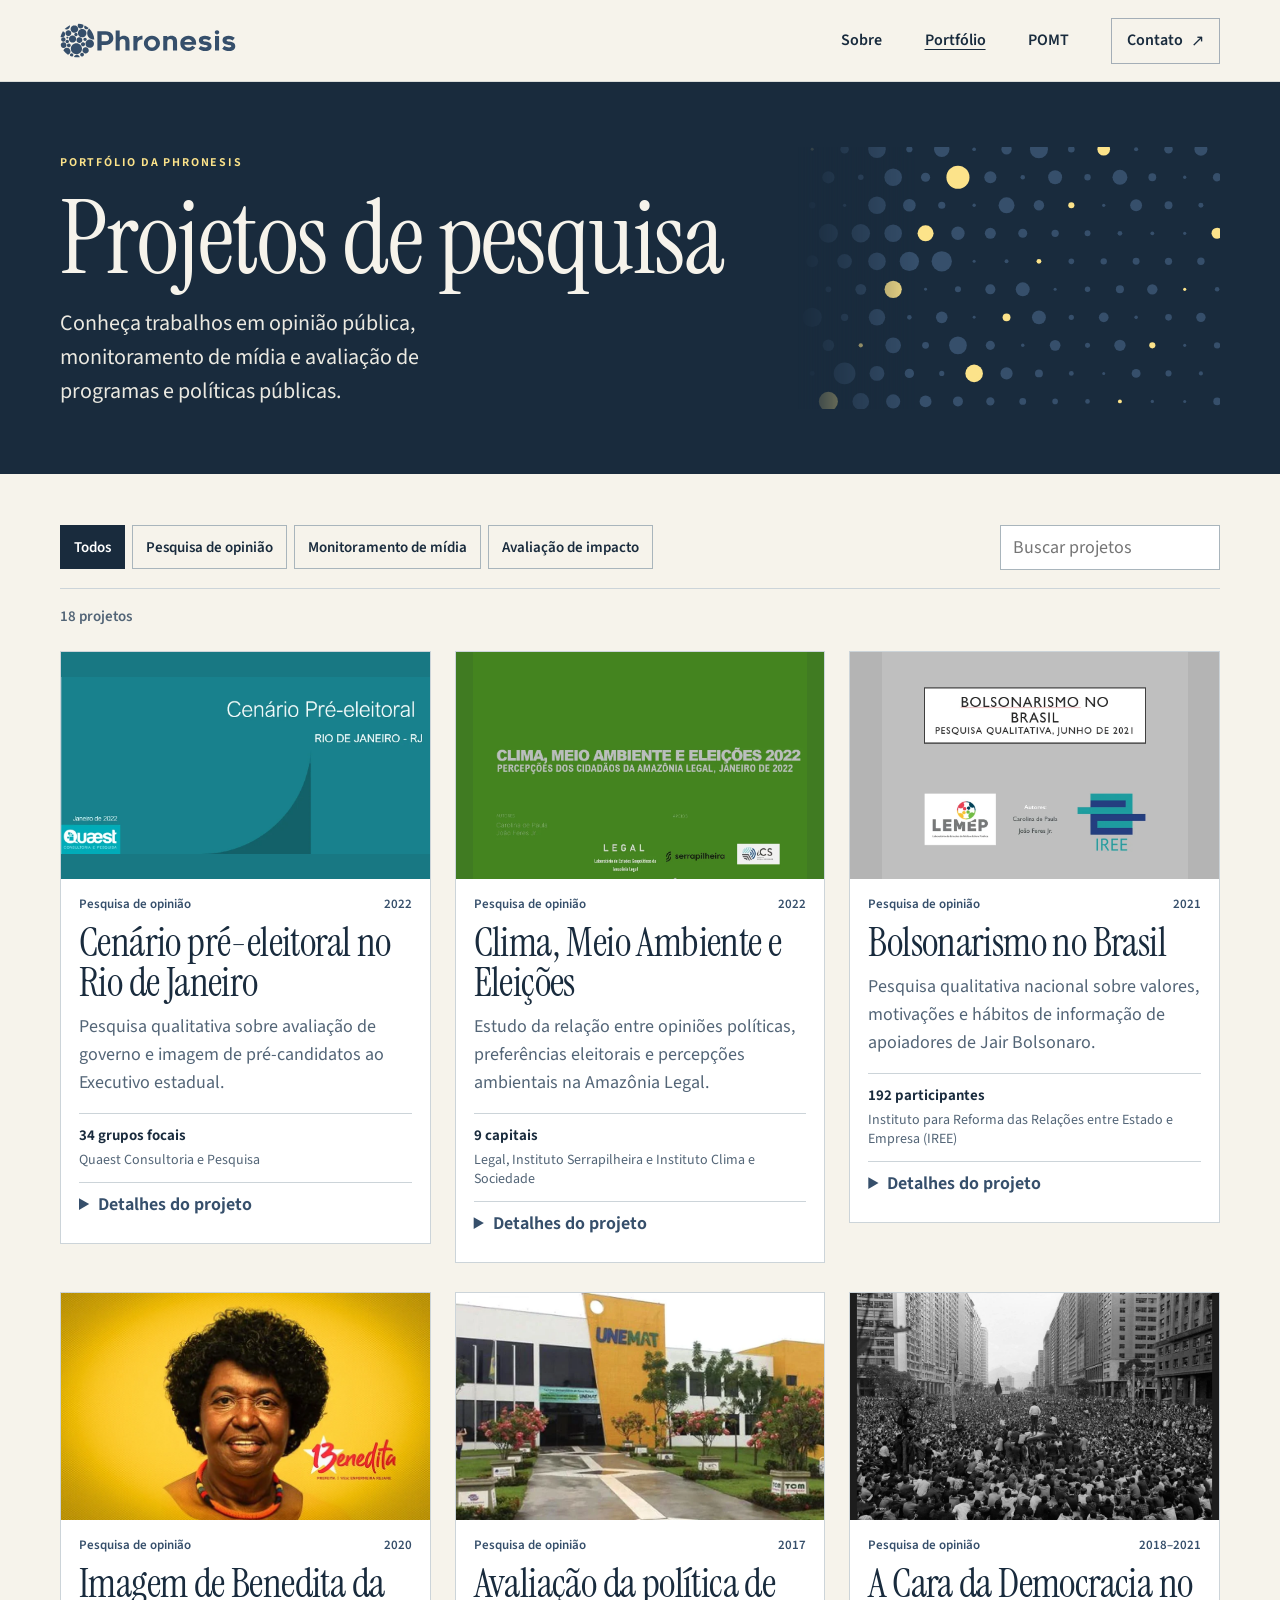
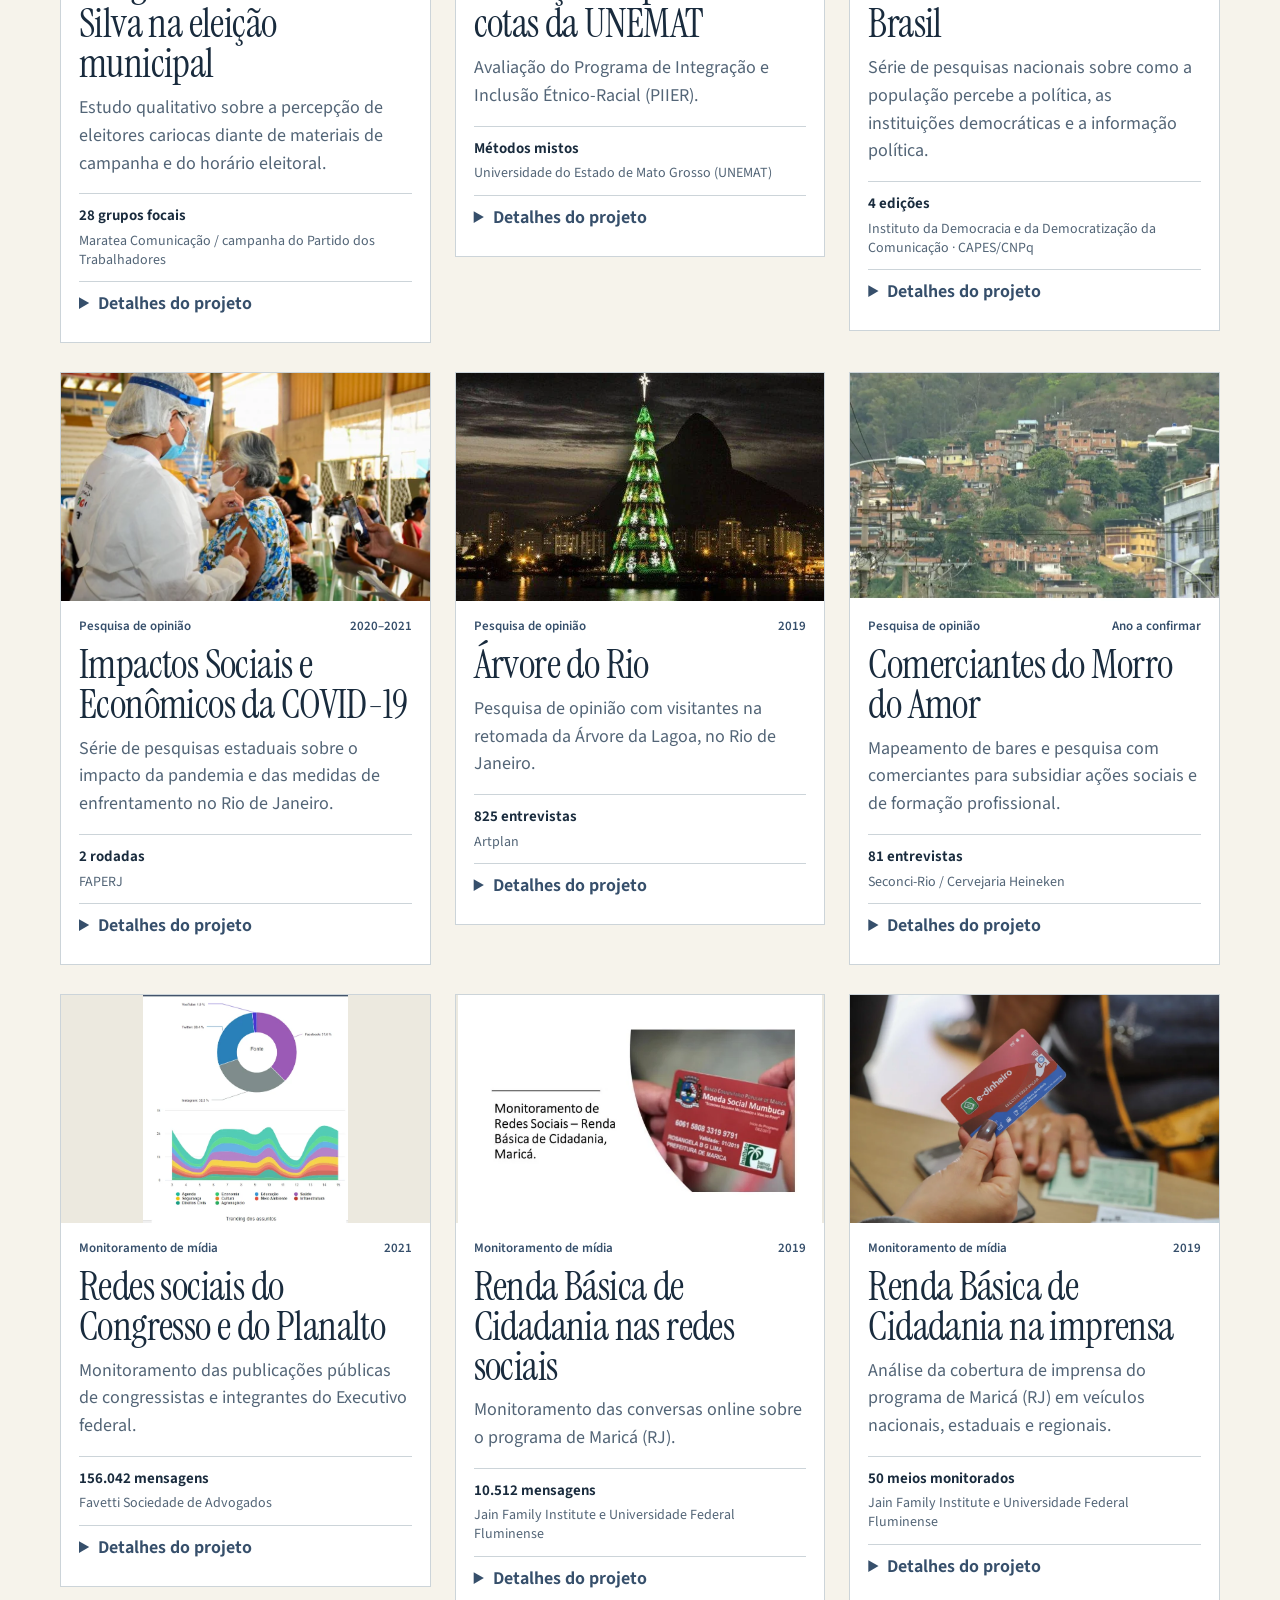
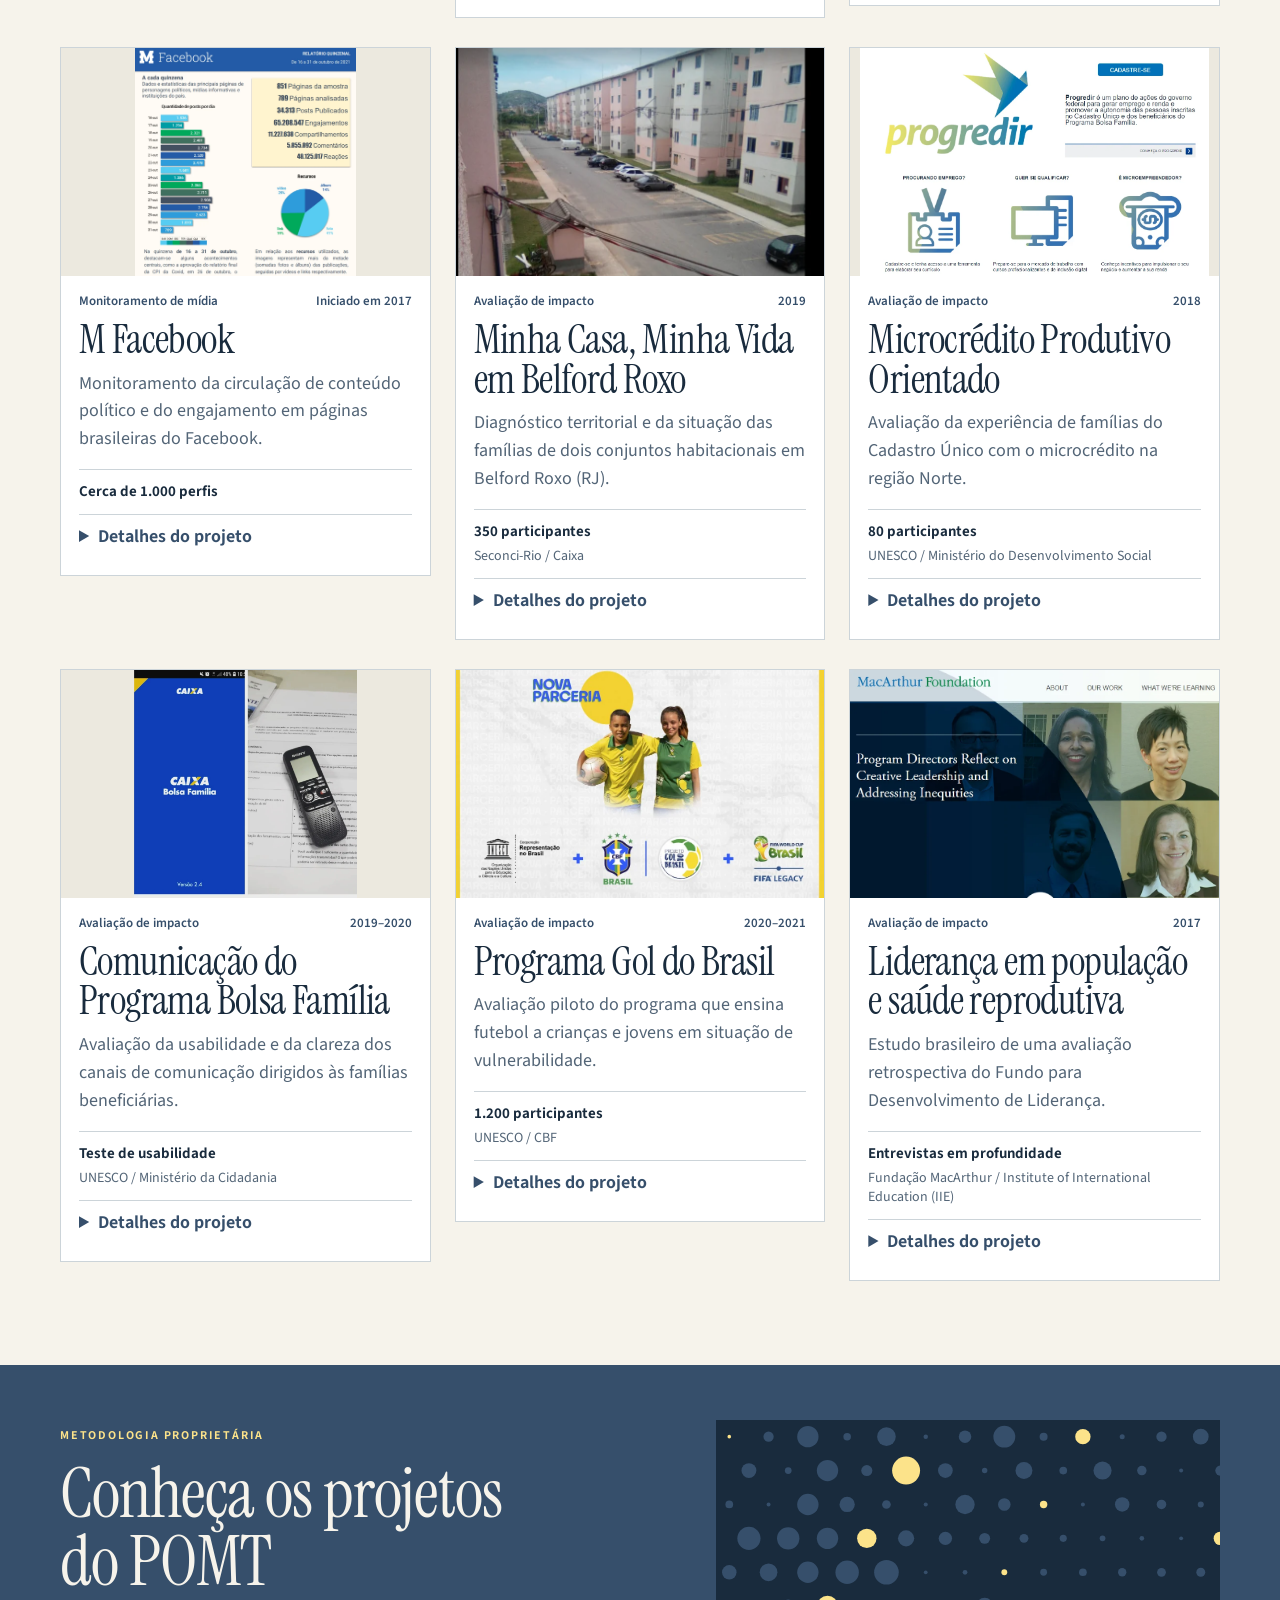
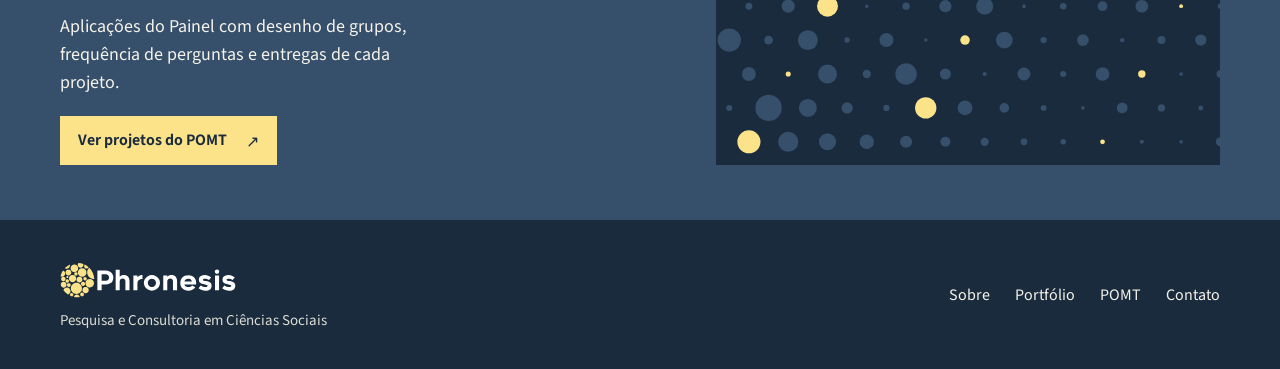
<file: portfolio/index.html>
<!doctype html><html lang="pt-BR"><head><meta charset="utf-8"><meta name="viewport" content="width=device-width, initial-scale=1"><title>Portfólio | Phronesis</title><meta name="description" content="18 projetos de pesquisa de opinião, monitoramento de mídia e avaliação de impacto social."><meta name="theme-color" content="#192B3D"><meta name="robots" content="noindex,nofollow"><link rel="canonical" href="https://feresjoao.github.io/phronesis-preview/portfolio/index.html"><meta property="og:type" content="website"><meta property="og:title" content="Portfólio | Phronesis"><meta property="og:description" content="18 projetos de pesquisa de opinião, monitoramento de mídia e avaliação de impacto social."><meta property="og:url" content="https://feresjoao.github.io/phronesis-preview/portfolio/index.html"><meta property="og:image" content="https://feresjoao.github.io/phronesis-preview/assets/compartilhamento-1200x630.png"><link rel="icon" type="image/svg+xml" href="../assets/favicon.svg"><link rel="icon" type="image/png" sizes="32x32" href="../assets/favicon-32.png"><link rel="stylesheet" href="../assets/site.css"><script src="../assets/site.js" defer></script></head><body class="portfolio"><a class="skip" href="#conteudo">Ir para o conteúdo</a><header class="header"><div class="wrap masthead"><a class="brand" href="../index.html" aria-label="Phronesis, início"><img class="logotipo" src="../assets/assinatura-horizontal-azul.svg" alt="" width="1740" height="415"></a><button class="menu-toggle" type="button" aria-expanded="false" aria-controls="site-nav" hidden><span class="menu-icon" aria-hidden="true"></span>Menu</button><nav id="site-nav" class="main-nav" aria-label="Navegação principal"><a href="../index.html#sobre">Sobre</a><a href="../portfolio/index.html" aria-current="page">Portfólio</a><a href="../pomt/index.html" class="nav-pomt">POMT</a><a href="../index.html#contato" class="nav-contact">Contato<span class="arrow" aria-hidden="true">↗</span></a></nav></div></header><main id="conteudo" tabindex="-1"><section class="inner-hero"><div class="wrap inner-grid"><div>
 <span class="eyebrow">Portfólio da Phronesis</span><h1>Projetos de pesquisa</h1>
 <p>Conheça trabalhos em opinião pública, monitoramento de mídia e avaliação de programas e políticas públicas.</p>
</div><div class="inner-art" aria-hidden="true"></div></div></section>
<section class="section wrap project-library" aria-label="Lista de projetos">
 <div class="filters" hidden><div class="filter-buttons" role="group" aria-label="Filtrar por área"><button type="button" data-filter="todos" aria-pressed="true">Todos</button><button type="button" data-filter="opiniao" aria-pressed="false">Pesquisa de opinião</button><button type="button" data-filter="midia" aria-pressed="false">Monitoramento de mídia</button><button type="button" data-filter="impacto" aria-pressed="false">Avaliação de impacto</button></div>
 <label class="search"><span class="sr-only">Buscar projetos</span><input id="project-search" type="search" placeholder="Buscar projetos" autocomplete="off"></label></div>
 <p id="project-count" class="result-count" role="status">18 projetos</p>
 <div class="work-grid"><article class="work-card" id="pre-eleitoral-rj" data-area="opiniao"><div class="work-image"><img src="../assets/cases/pre-eleitoral-rj.webp" alt="Capa do estudo Cenário Pré-eleitoral do Rio de Janeiro" loading="lazy" decoding="async"></div><div class="work-content"><div class="card-meta"><span>Pesquisa de opinião</span><span>2022</span></div><h2>Cenário pré-eleitoral no Rio de Janeiro</h2><p>Pesquisa qualitativa sobre avaliação de governo e imagem de pré-candidatos ao Executivo estadual.</p><div class="work-fact"><span>34 grupos focais</span><span>Quaest Consultoria e Pesquisa</span></div><details class="work-details"><summary>Detalhes do projeto</summary><p>34 grupos focais online com 272 moradores da capital, da Baixada e do interior fluminense. Os grupos discutiram a conjuntura estadual e a eleição presidencial e avaliaram materiais audiovisuais de pré-candidatos.</p></details></div></article><article class="work-card" id="clima-amazonia" data-area="opiniao"><div class="work-image"><img src="../assets/cases/clima-amazonia.webp" alt="Capa do estudo sobre clima e eleições" loading="lazy" decoding="async"></div><div class="work-content"><div class="card-meta"><span>Pesquisa de opinião</span><span>2022</span></div><h2>Clima, Meio Ambiente e Eleições</h2><p>Estudo da relação entre opiniões políticas, preferências eleitorais e percepções ambientais na Amazônia Legal.</p><div class="work-fact"><span>9 capitais</span><span>Legal, Instituto Serrapilheira e Instituto Clima e Sociedade</span></div><details class="work-details"><summary>Detalhes do projeto</summary><p>24 grupos focais online, com 144 participantes das nove capitais estaduais da Amazônia Legal. As conversas também abordaram identidades regionais, hábitos de informação e temas como desmatamento e incêndios florestais.</p></details></div></article><article class="work-card" id="bolsonarismo-brasil" data-area="opiniao"><div class="work-image"><img src="../assets/cases/bolsonarismo-brasil.webp" alt="Capa do relatório Bolsonarismo no Brasil" loading="lazy" decoding="async"></div><div class="work-content"><div class="card-meta"><span>Pesquisa de opinião</span><span>2021</span></div><h2>Bolsonarismo no Brasil</h2><p>Pesquisa qualitativa nacional sobre valores, motivações e hábitos de informação de apoiadores de Jair Bolsonaro.</p><div class="work-fact"><span>192 participantes</span><span>Instituto para Reforma das Relações entre Estado e Empresa (IREE)</span></div><details class="work-details"><summary>Detalhes do projeto</summary><p>O desenho reuniu 192 participantes e comparou apoiadores persistentes e arrependidos, considerando idade, região e religião. O relatório descreve como os grupos interpretavam o governo, a política e o voto.</p><a class="text-link" href="https://iree.org.br/wp-content/uploads/2021/08/Pesquisa-Bolsonarismo-no-Brasil.pdf">Ler o relatório <span class="arrow" aria-hidden="true">↗</span></a></details></div></article><article class="work-card" id="benedita-da-silva" data-area="opiniao"><div class="work-image"><img src="../assets/cases/benedita-da-silva.webp" alt="Material de campanha de Benedita da Silva" loading="lazy" decoding="async"></div><div class="work-content"><div class="card-meta"><span>Pesquisa de opinião</span><span>2020</span></div><h2>Imagem de Benedita da Silva na eleição municipal</h2><p>Estudo qualitativo sobre a percepção de eleitores cariocas diante de materiais de campanha e do horário eleitoral.</p><div class="work-fact"><span>28 grupos focais</span><span>Maratea Comunicação / campanha do Partido dos Trabalhadores</span></div><details class="work-details"><summary>Detalhes do projeto</summary><p>Foram realizados 28 grupos focais online com 224 eleitores do Rio de Janeiro. O estudo acompanhou a recepção de peças gráficas, materiais audiovisuais e narrativas ao longo da campanha.</p></details></div></article><article class="work-card" id="cotas-unemat" data-area="opiniao"><div class="work-image"><img src="../assets/cases/cotas-unemat.webp" alt="Entrada de uma unidade da UNEMAT" loading="lazy" decoding="async"></div><div class="work-content"><div class="card-meta"><span>Pesquisa de opinião</span><span>2017</span></div><h2>Avaliação da política de cotas da UNEMAT</h2><p>Avaliação do Programa de Integração e Inclusão Étnico-Racial (PIIER).</p><div class="work-fact"><span>Métodos mistos</span><span>Universidade do Estado de Mato Grosso (UNEMAT)</span></div><details class="work-details"><summary>Detalhes do projeto</summary><p>O trabalho combinou análise do desempenho e da distribuição de estudantes cotistas com pesquisa qualitativa sobre a percepção do alunado. Apontou sugestões de diálogo com a comunidade universitária e áreas em que a sub-representação permanecia alta.</p></details></div></article><article class="work-card" id="cara-da-democracia" data-area="opiniao"><div class="work-image"><img src="../assets/cases/cara-da-democracia.webp" alt="Manifestação com uma multidão reunida em avenida urbana" loading="lazy" decoding="async"></div><div class="work-content"><div class="card-meta"><span>Pesquisa de opinião</span><span>2018–2021</span></div><h2>A Cara da Democracia no Brasil</h2><p>Série de pesquisas nacionais sobre como a população percebe a política, as instituições democráticas e a informação política.</p><div class="work-fact"><span>4 edições</span><span>Instituto da Democracia e da Democratização da Comunicação · CAPES/CNPq</span></div><details class="work-details"><summary>Detalhes do projeto</summary><p>Participação no comitê de preparação e análise das quatro edições descritas no portfólio. Os questionários abordaram representação, participação e hábitos políticos, Justiça e democracia.</p></details></div></article><article class="work-card" id="impactos-covid" data-area="opiniao"><div class="work-image"><img src="../assets/cases/impactos-covid.webp" alt="Atendimento de saúde durante a pandemia" loading="lazy" decoding="async"></div><div class="work-content"><div class="card-meta"><span>Pesquisa de opinião</span><span>2020–2021</span></div><h2>Impactos Sociais e Econômicos da COVID-19</h2><p>Série de pesquisas estaduais sobre o impacto da pandemia e das medidas de enfrentamento no Rio de Janeiro.</p><div class="work-fact"><span>2 rodadas</span><span>FAPERJ</span></div><details class="work-details"><summary>Detalhes do projeto</summary><p>Participação no comitê de preparação e análise de duas rodadas quantitativas. O estudo integrou um projeto sobre consequências sociais, políticas e eleitorais da pandemia e de sua gestão.</p></details></div></article><article class="work-card" id="arvore-do-rio" data-area="opiniao"><div class="work-image"><img src="../assets/cases/arvore-do-rio.webp" alt="Árvore da Lagoa iluminada à noite" loading="lazy" decoding="async"></div><div class="work-content"><div class="card-meta"><span>Pesquisa de opinião</span><span>2019</span></div><h2>Árvore do Rio</h2><p>Pesquisa de opinião com visitantes na retomada da Árvore da Lagoa, no Rio de Janeiro.</p><div class="work-fact"><span>825 entrevistas</span><span>Artplan</span></div><details class="work-details"><summary>Detalhes do projeto</summary><p>Foram realizadas 825 entrevistas presenciais nos fins de semana de dezembro. O levantamento mediu a avaliação do evento, os canais pelos quais visitantes souberam da atração e a imagem da patrocinadora Light.</p></details></div></article><article class="work-card" id="morro-do-amor" data-area="opiniao"><div class="work-image"><img src="../assets/cases/morro-do-amor.webp" alt="Vista do Morro do Amor no Rio de Janeiro" loading="lazy" decoding="async"></div><div class="work-content"><div class="card-meta"><span>Pesquisa de opinião</span><span>Ano a confirmar</span></div><h2>Comerciantes do Morro do Amor</h2><p>Mapeamento de bares e pesquisa com comerciantes para subsidiar ações sociais e de formação profissional.</p><div class="work-fact"><span>81 entrevistas</span><span>Seconci-Rio / Cervejaria Heineken</span></div><details class="work-details"><summary>Detalhes do projeto</summary><p>Foram entrevistados 81 proprietários ou responsáveis por estabelecimentos. O levantamento identificou perfis, interesses e formatos de atividades sugeridos pelos comerciantes.</p></details></div></article><article class="work-card" id="congresso-planalto" data-area="midia"><div class="work-image"><img src="../assets/cases/congresso-planalto.webp" alt="Visualizações do projeto de monitoramento de redes" loading="lazy" decoding="async"></div><div class="work-content"><div class="card-meta"><span>Monitoramento de mídia</span><span>2021</span></div><h2>Redes sociais do Congresso e do Planalto</h2><p>Monitoramento das publicações públicas de congressistas e integrantes do Executivo federal.</p><div class="work-fact"><span>156.042 mensagens</span><span>Favetti Sociedade de Advogados</span></div><details class="work-details"><summary>Detalhes do projeto</summary><p>O levantamento reuniu 156.042 mensagens em doze meses a partir de Twitter, Facebook, Instagram e YouTube. O universo incluiu deputados, senadores e canais oficiais do governo.</p></details></div></article><article class="work-card" id="marica-redes" data-area="midia"><div class="work-image"><img src="../assets/cases/marica-redes.webp" alt="Capa do estudo sobre Renda Básica de Cidadania nas redes" loading="lazy" decoding="async"></div><div class="work-content"><div class="card-meta"><span>Monitoramento de mídia</span><span>2019</span></div><h2>Renda Básica de Cidadania nas redes sociais</h2><p>Monitoramento das conversas online sobre o programa de Maricá (RJ).</p><div class="work-fact"><span>10.512 mensagens</span><span>Jain Family Institute e Universidade Federal Fluminense</span></div><details class="work-details"><summary>Detalhes do projeto</summary><p>Ao longo de doze meses, foram reunidas 10.512 mensagens em Facebook, Twitter e Instagram. A análise acompanhou narrativas, engajamento e perfis relevantes para o tema.</p></details></div></article><article class="work-card" id="marica-imprensa" data-area="midia"><div class="work-image"><img src="../assets/cases/marica-imprensa.webp" alt="Atendimento com cartão do programa de Maricá" loading="lazy" decoding="async"></div><div class="work-content"><div class="card-meta"><span>Monitoramento de mídia</span><span>2019</span></div><h2>Renda Básica de Cidadania na imprensa</h2><p>Análise da cobertura de imprensa do programa de Maricá (RJ) em veículos nacionais, estaduais e regionais.</p><div class="work-fact"><span>50 meios monitorados</span><span>Jain Family Institute e Universidade Federal Fluminense</span></div><details class="work-details"><summary>Detalhes do projeto</summary><p>Em doze meses, foram coletadas e codificadas matérias em 50 meios. Os relatórios mensais identificaram temas em destaque e a valência da cobertura.</p></details></div></article><article class="work-card" id="m-facebook" data-area="midia"><div class="work-image"><img src="../assets/cases/m-facebook.webp" alt="Exemplo de relatório do M Facebook" loading="lazy" decoding="async"></div><div class="work-content"><div class="card-meta"><span>Monitoramento de mídia</span><span>Iniciado em 2017</span></div><h2>M Facebook</h2><p>Monitoramento da circulação de conteúdo político e do engajamento em páginas brasileiras do Facebook.</p><div class="work-fact"><span>Cerca de 1.000 perfis</span></div><details class="work-details"><summary>Detalhes do projeto</summary><p>O projeto acompanhou cerca de mil perfis, entre políticos, partidos, mídia tradicional e mídia alternativa. O portfólio registra a produção de relatórios quinzenais.</p></details></div></article><article class="work-card" id="minha-casa-minha-vida" data-area="impacto"><div class="work-image"><img src="../assets/cases/minha-casa-minha-vida.webp" alt="Conjunto habitacional em Belford Roxo" loading="lazy" decoding="async"></div><div class="work-content"><div class="card-meta"><span>Avaliação de impacto</span><span>2019</span></div><h2>Minha Casa, Minha Vida em Belford Roxo</h2><p>Diagnóstico territorial e da situação das famílias de dois conjuntos habitacionais em Belford Roxo (RJ).</p><div class="work-fact"><span>350 participantes</span><span>Seconci-Rio / Caixa</span></div><details class="work-details"><summary>Detalhes do projeto</summary><p>O trabalho combinou mapeamento de equipamentos públicos, painel georreferenciado, entrevistas em profundidade e pesquisa com moradores. O diagnóstico subsidiou o planejamento de ações sociais na região.</p></details></div></article><article class="work-card" id="microcredito" data-area="impacto"><div class="work-image"><img src="../assets/cases/microcredito.webp" alt="Página de apresentação do Plano Progredir" loading="lazy" decoding="async"></div><div class="work-content"><div class="card-meta"><span>Avaliação de impacto</span><span>2018</span></div><h2>Microcrédito Produtivo Orientado</h2><p>Avaliação da experiência de famílias do Cadastro Único com o microcrédito na região Norte.</p><div class="work-fact"><span>80 participantes</span><span>UNESCO / Ministério do Desenvolvimento Social</span></div><details class="work-details"><summary>Detalhes do projeto</summary><p>Entrevistas presenciais e domiciliares com tomadores de crédito e agentes do Banco do Brasil embasaram a análise e propostas de aperfeiçoamento da ação no Plano Progredir.</p></details></div></article><article class="work-card" id="bolsa-familia" data-area="impacto"><div class="work-image"><img src="../assets/cases/bolsa-familia.webp" alt="Ferramentas de comunicação do Programa Bolsa Família" loading="lazy" decoding="async"></div><div class="work-content"><div class="card-meta"><span>Avaliação de impacto</span><span>2019–2020</span></div><h2>Comunicação do Programa Bolsa Família</h2><p>Avaliação da usabilidade e da clareza dos canais de comunicação dirigidos às famílias beneficiárias.</p><div class="work-fact"><span>Teste de usabilidade</span><span>UNESCO / Ministério da Cidadania</span></div><details class="work-details"><summary>Detalhes do projeto</summary><p>O desenho incluiu entrevistas em profundidade com gestores e equipes das ferramentas e previu grupos focais com famílias das cinco regiões. O trabalho resultou em propostas de melhoria da comunicação.</p></details></div></article><article class="work-card" id="gol-do-brasil" data-area="impacto"><div class="work-image"><img src="../assets/cases/gol-do-brasil.webp" alt="Imagem do programa Gol do Brasil no portfólio" loading="lazy" decoding="async"></div><div class="work-content"><div class="card-meta"><span>Avaliação de impacto</span><span>2020–2021</span></div><h2>Programa Gol do Brasil</h2><p>Avaliação piloto do programa que ensina futebol a crianças e jovens em situação de vulnerabilidade.</p><div class="work-fact"><span>1.200 participantes</span><span>UNESCO / CBF</span></div><details class="work-details"><summary>Detalhes do projeto</summary><p>O desenho metodológico estabeleceu indicadores para avaliar o programa e a metodologia CBF Social, baseada em habilidades de vida da OMS. O trabalho apoiou o aperfeiçoamento dos ciclos anuais.</p></details></div></article><article class="work-card" id="lideranca-saude" data-area="impacto"><div class="work-image"><img src="../assets/cases/lideranca-saude.webp" alt="Página da Fundação MacArthur apresentada no portfólio" loading="lazy" decoding="async"></div><div class="work-content"><div class="card-meta"><span>Avaliação de impacto</span><span>2017</span></div><h2>Liderança em população e saúde reprodutiva</h2><p>Estudo brasileiro de uma avaliação retrospectiva do Fundo para Desenvolvimento de Liderança.</p><div class="work-fact"><span>Entrevistas em profundidade</span><span>Fundação MacArthur / Institute of International Education (IIE)</span></div><details class="work-details"><summary>Detalhes do projeto</summary><p>O programa foi implementado de 1991 a 2013. Entrevistas em profundidade contribuíram para um relatório em inglês que reuniu resultados e recomendações para o planejamento futuro da fundação.</p></details></div></article></div>
 <div id="no-results" class="empty" hidden><h2>Nenhum projeto encontrado</h2><p>Altere o termo de busca ou selecione outra área.</p><button type="button" class="button" id="reset-filters">Limpar filtros</button></div>
</section>
<section class="pomt-teaser slim"><div class="wrap teaser-grid"><div><span class="eyebrow">Metodologia proprietária</span><h2>Conheça os projetos do POMT</h2><p>Aplicações do Painel com desenho de grupos, frequência de perguntas e entregas de cada projeto.</p><a class="button gold-button" href="../pomt/index.html#projetos">Ver projetos do POMT <span class="arrow" aria-hidden="true">↗</span></a></div><div class="teaser-art" aria-hidden="true"></div></div></section>
</main><footer class="footer"><div class="wrap footer-layout"><div><a class="brand footer-brand" href="../index.html" aria-label="Phronesis, início"><img class="logotipo" src="../assets/assinatura-horizontal-para-fundo-escuro.svg" alt="" width="1740" height="415"></a><p>Pesquisa e Consultoria em Ciências Sociais</p></div><nav aria-label="Navegação do rodapé"><a href="../index.html#sobre">Sobre</a><a href="../portfolio/index.html" aria-current="page">Portfólio</a><a href="../pomt/index.html">POMT</a><a href="../index.html#contato">Contato</a></nav></div></footer></body></html>
</file>
<file: assets/site.css>
@font-face{font-family:"Instrument Serif";src:url("fontes/instrument-serif.woff2") format("woff2");font-weight:400;font-display:swap}
@font-face{font-family:"Source Sans 3";src:url("fontes/source-sans-3.woff2") format("woff2");font-weight:400 700;font-display:swap}
:root{--blue:#364F6B;--gold:#FCE38A;--ink:#192B3D;--paper:#F6F3EB;--white:#fff;--muted:#536577;--line:#CCD4D9;--teal:#2C716A;--rust:#9C4D3D;--soft:#ECE9DF;--rule:#526b80;--night:#142536;--mint:#D3E8DF;--heading:"Instrument Serif",Georgia,serif;--body:"Source Sans 3",Arial,sans-serif}
*,*::before,*::after{box-sizing:border-box}
[hidden]{display:none!important}
html{scroll-behavior:smooth}
body{margin:0;background:var(--paper);color:var(--ink);font:400 18px/1.55 var(--body);-webkit-font-smoothing:antialiased}
h1,h2,h3,p,figure{margin:0}
h1,h2,h3{font:400 1em/.99 var(--heading);letter-spacing:-.015em}
img{display:block;max-width:100%;height:auto}
button,input{font:inherit}
button{color:inherit}
a{color:inherit;text-underline-offset:.23em}
a:focus-visible,button:focus-visible,summary:focus-visible,input:focus-visible{outline:2px solid currentColor;outline-offset:4px}
section[id],article[id]{scroll-margin-top:24px}
.wrap{width:min(1280px,calc(100% - 120px));margin-inline:auto}
.section{padding-block:90px}
.eyebrow{display:inline-block;font-size:12px;line-height:1.25;font-weight:650;text-transform:uppercase;letter-spacing:.15em;color:var(--blue)}
.arrow{display:inline-block;font-family:Arial,sans-serif;font-weight:400;line-height:1;font-size:1.03em}
.sr-only{position:absolute;width:1px;height:1px;padding:0;margin:-1px;overflow:hidden;clip:rect(0,0,0,0);white-space:nowrap;border:0}
.skip{position:absolute;left:14px;top:10px;transform:translateY(-175%);padding:10px 15px;background:var(--gold);color:var(--ink);z-index:10}
.skip:focus{transform:none}
.header{position:relative;z-index:5;background:var(--paper);border-bottom:1px solid rgba(54,79,107,.15)}
.masthead{min-height:81px;display:flex;align-items:center;justify-content:space-between;gap:20px}
.brand{display:block;width:192px;margin-inline-start:-8px;flex-shrink:0}
.main-nav{display:flex;align-items:center;gap:clamp(22px,3.3vw,52px)}
.main-nav a{display:inline-flex;align-items:center;gap:8px;min-height:46px;text-decoration:none;font-size:16px;font-weight:600;white-space:nowrap}
.main-nav a:hover,.main-nav a[aria-current]{text-decoration:underline}
.main-nav .nav-contact{padding:0 15px;border:1px solid #A4AEB7}
.main-nav .nav-contact:hover{background:var(--ink);color:var(--white);text-decoration:none}
.menu-toggle{display:none;min-height:44px;border:1px solid var(--line);background:transparent;padding:6px 11px;align-items:center;gap:9px;font-size:15px;font-weight:600;cursor:pointer}
.menu-icon,.menu-icon::before{display:block;width:16px;height:1px;background:currentColor}
.menu-icon::before{content:"";transform:translateY(5px)}
.menu-icon{transform:translateY(-2px)}
.hero{background:var(--ink);color:var(--paper);isolation:isolate;overflow:hidden}
.hero-grid{display:grid;grid-template-columns:1.22fr .78fr;align-items:center;min-height:595px;gap:22px;padding-block:65px}
.hero-copy{position:relative;z-index:1;min-width:0}
.hero .eyebrow,.pomt-teaser .eyebrow{color:var(--gold)}
.home-hero h1{font-size:clamp(66px,7.25vw,110px);line-height:.94;margin:19px 0 23px;letter-spacing:-.017em}
.hero-copy>p{max-width:40ch;color:#EBE9E1;font-size:clamp(19px,2vw,23px);line-height:1.48}
.hero-actions{display:flex;align-items:center;gap:16px 25px;flex-wrap:wrap;margin-top:34px}
.button{display:inline-flex;align-items:center;justify-content:space-between;gap:19px;min-height:49px;padding:11px 17px;border:1px solid var(--ink);background:var(--ink);color:var(--white);font-size:16px;line-height:1.22;font-weight:650;text-decoration:none;cursor:pointer}
.button:hover{background:var(--blue)}
.gold-button{background:var(--gold);color:var(--ink);border-color:var(--gold)}
.gold-button:hover{background:var(--white);border-color:var(--white);color:var(--ink)}
.quiet-link,.text-link{display:inline-flex;align-items:center;gap:8px;min-height:38px;font-size:16px;font-weight:650;text-decoration:none}
.quiet-link:hover,.text-link:hover{text-decoration:underline}
.quiet-link{color:var(--paper)}
.text-link{color:var(--blue)}
.hero-art{position:relative;aspect-ratio:1;display:grid;place-items:center;align-self:center;min-width:0}
.hero-axis{position:absolute;inset:50% -24px auto;height:1px;background:var(--rule)}
.hero-circles{position:absolute;inset:0;display:grid;place-items:center}
.ring{position:absolute;aspect-ratio:1;left:50%;top:50%;transform:translate(-50%,-50%);border:1px solid var(--rule);border-radius:50%}
.ring.outer{width:94%}.ring.middle{width:78%}.ring.inner{width:61%;border-color:#435b70}
.hero-circles::before{content:"";height:94%;width:1px;position:absolute;left:50%;background:#435b70}
.hero-circles img{width:77%;z-index:1}
.section-head{margin-bottom:36px}
.section-head>div{display:flex;align-items:end;justify-content:space-between;gap:18px 40px;margin-top:10px}
.section-head h2,.contact h2{font-size:clamp(52px,6vw,86px);max-width:16ch}
.section-head p,.contact p{max-width:43ch;font-size:18px;color:var(--muted);padding-bottom:3px}
.section-head .text-link{flex-shrink:0}
.home-cards{display:grid;grid-template-columns:repeat(3,minmax(0,1fr));gap:28px}
.home-card{display:flex;flex-direction:column;border-top:1px solid var(--line);padding-top:14px}
.cover-link{display:block;overflow:hidden;background:var(--soft);aspect-ratio:1.61}
.cover-link img{width:100%;height:100%;object-fit:cover;transition:transform .3s ease}
.cover-link:hover img{transform:scale(1.04)}
.card-meta{display:flex;justify-content:space-between;align-items:baseline;gap:8px 16px;color:var(--blue);font-weight:600;font-size:13px;line-height:1.3;margin:17px 0 10px}
.card-meta span:last-child{text-align:right;flex-shrink:0}
.home-card h3{font-size:clamp(32px,3.05vw,45px);margin-bottom:10px}
.home-card h3 a{text-decoration:none}
.home-card h3 a:hover{text-decoration:underline}
.home-card p,.work-card p,.p-case p{color:var(--muted)}
.home-card .text-link{align-self:start;margin-top:auto;padding-top:9px}
.approach,.pomt-projects{background:var(--soft)}
.approach-list{display:grid;grid-template-columns:repeat(3,minmax(0,1fr));gap:28px}
.approach-list article{padding-top:20px;border-top:2px solid var(--blue);display:flex;flex-direction:column}
.approach-list h3,.method-steps h3{font-size:clamp(32px,3.1vw,45px);margin-bottom:12px}
.approach-list p{color:var(--muted);max-width:35ch}
.approach-list .text-link{margin-top:auto;padding-top:9px;align-self:start}
.pomt-teaser{background:var(--blue);color:var(--paper);overflow:hidden}
.teaser-grid{display:grid;grid-template-columns:1fr .85fr;align-items:center;gap:64px;padding-block:66px}
.pomt-teaser h2{font-size:clamp(47px,5.4vw,76px);margin:12px 0 16px;max-width:14ch}
.pomt-teaser p{max-width:43ch;color:var(--paper);margin-bottom:20px}
.teaser-art,.inner-art{background:var(--ink) url("grafismo-escuro.svg") center/cover no-repeat;min-height:260px;align-self:stretch}
.slim .teaser-grid{padding-block:55px}
.slim .teaser-art{min-height:200px}
.team-grid{display:grid;grid-template-columns:repeat(2,minmax(0,1fr));gap:28px}
.person{display:grid;grid-template-columns:minmax(100px,.42fr) 1fr;gap:21px;padding-top:20px;border-top:1px solid var(--line)}
.person-photo{width:100%;aspect-ratio:4/5;object-fit:cover;object-position:center 40%;background:var(--soft)}
.person h3{font-size:clamp(31px,3vw,46px);margin:8px 0 12px}
.person p{color:var(--muted)}
.person .text-link{margin-top:8px}
.contact{background:var(--gold)}
.contact-grid{display:grid;grid-template-columns:1fr .8fr;gap:50px;align-items:center}
.contact h2{margin:11px 0 15px}
.contact p{color:var(--ink)}
.contact-links{border-top:1px solid #A79451}
.contact-links a{min-height:80px;display:flex;gap:15px;align-items:center;justify-content:space-between;border-bottom:1px solid #A79451;text-decoration:none;font-weight:650}
.contact-links a:hover{text-decoration:underline}
.contact-links small{display:block;font-size:15px;overflow-wrap:anywhere;font-weight:400}
.footer{padding-block:37px;background:var(--ink);color:var(--paper)}
.footer-layout{display:flex;justify-content:space-between;align-items:center;gap:20px 50px}
.footer p{margin-top:6px;font-size:15px;color:#DDDCD3}
.footer nav{display:flex;flex-wrap:wrap;gap:8px 25px}
.footer nav a{min-height:40px;display:inline-flex;align-items:center;font-size:16px;text-decoration:none}
.footer nav a:hover{text-decoration:underline}
.inner-hero{background:var(--ink);color:var(--paper)}
.inner-grid{display:grid;grid-template-columns:1.25fr .75fr;align-items:center;gap:35px;padding-block:65px}
.inner-hero .eyebrow{color:var(--gold)}
.inner-hero h1{font-size:clamp(64px,8vw,112px);margin:13px 0 17px}
.inner-hero p{font-size:22px;max-width:41ch;color:#EBE9E1}
.inner-art{min-height:218px;mask-image:linear-gradient(90deg,transparent,#000 28%)}
.project-library{padding-block:51px 84px}
.filters{display:flex;justify-content:space-between;align-items:center;gap:13px 20px;padding-bottom:18px;border-bottom:1px solid var(--line)}
.filter-buttons{display:flex;flex-wrap:wrap;gap:7px}
.filter-buttons button{border:1px solid #A9B5BC;background:transparent;padding:8px 13px;min-height:44px;cursor:pointer;font-size:15px;font-weight:600}
.filter-buttons button:hover{background:#E7EAEB}
.filter-buttons [aria-pressed="true"]{background:var(--ink);color:var(--white);border-color:var(--ink)}
.search input{width:220px;min-height:44px;padding:8px 12px;background:var(--white);border:1px solid #A9B5BC;border-radius:0;color:var(--ink)}
.result-count{margin:16px 0 22px;color:var(--muted);font-size:15px;font-weight:600}
.work-grid{display:grid;grid-template-columns:repeat(3,minmax(0,1fr));gap:29px 24px;align-items:start}
.work-card{background:var(--white);border:1px solid var(--line);min-width:0}
.work-card:target{outline:2px solid var(--teal);outline-offset:4px}
.work-image{aspect-ratio:1.62;background:var(--soft);overflow:hidden}
.work-image img{width:100%;height:100%;object-fit:cover}
.work-card:is(#m-facebook,#congresso-planalto,#bolsa-familia,#microcredito) .work-image img{object-fit:contain}
.work-content{padding:0 18px 16px}
.work-card h2{font-size:clamp(32px,3.15vw,46px);margin-bottom:10px}
.work-content>p{margin-bottom:16px}
.work-fact{display:flex;flex-direction:column;gap:5px;padding-block:12px;border-top:1px solid var(--line);color:var(--muted);font-size:14px;line-height:1.35}
.work-fact span:first-child{font-weight:650;color:var(--ink);font-size:15px}
summary{cursor:pointer;color:var(--blue);font-weight:650}
summary:hover{text-decoration:underline}
.work-details summary{min-height:41px;padding:8px 0;border-top:1px solid var(--line)}
.work-details p{padding-bottom:7px;font-size:16px}
.empty{padding:36px 0}
.empty h2{font-size:47px;margin-bottom:12px}
.empty .button{margin-top:18px}
.pomt-hero{background:linear-gradient(110deg,var(--ink) 56%,#1d464a)}
.pomt-hero-grid{min-height:620px;display:grid;grid-template-columns:1.07fr .93fr;align-items:center;gap:clamp(27px,5vw,80px);padding-block:57px}
.breadcrumb{color:#DDDCD3;font-size:15px;margin-bottom:35px}
.breadcrumb span{margin-inline:7px;color:var(--gold)}
.pomt-hero h1{font-size:clamp(61px,6.55vw,98px);max-width:12.5ch;margin:16px 0 22px}
.conversation{max-width:480px;width:100%;justify-self:end;border:1px solid #75918F;background:#143238;color:var(--paper)}
.conversation figcaption{padding:15px 19px;border-bottom:1px solid #668780;font-size:15px;font-weight:650}
.conversation-thread{padding:20px 19px;display:grid;gap:13px}
.message{width:88%;padding:10px 14px;background:#284B53}
.message.moderator{margin-inline-start:auto;background:var(--mint);color:#153B3F}
.message small{display:block;font-weight:650;font-size:13px}
.message p{font-size:16px;line-height:1.35}
.pomt-nav{background:#E3EDE6;border-bottom:1px solid #ABBDB4}
.pomt-nav .wrap{display:flex;flex-wrap:wrap;gap:0 25px;align-items:center}
.pomt-nav a{display:inline-flex;align-items:center;min-height:54px;font-size:16px;font-weight:650;text-decoration:none;color:#214D4D}
.pomt-nav a:hover{text-decoration:underline}
.method-steps{margin:0;padding:0;list-style:none;counter-reset:metodo;display:grid;grid-template-columns:repeat(3,minmax(0,1fr));gap:28px}
.method-steps li{border-top:2px solid var(--teal);padding:19px 0 12px;counter-increment:metodo}
.method-steps li::before{content:"0" counter(metodo);display:block;color:var(--teal);font-weight:650;font-size:16px;margin-bottom:11px}
.method-steps p{max-width:37ch;color:var(--muted)}
.method-aside{display:grid;grid-template-columns:1fr 1fr;gap:30px;margin-top:26px;padding:27px;background:#E3EDE6}
.method-aside h3,.investment-box h3{font-size:38px;margin-bottom:10px}
.method-aside p{max-width:52ch}
.p-case-grid{display:grid;grid-template-columns:repeat(2,minmax(0,1fr));gap:25px}
.p-case{min-width:0;display:flex;flex-direction:column;border:1px solid var(--line);background:var(--white)}
.p-case-image{aspect-ratio:2;background:var(--ink);overflow:hidden}
.p-case-image img{width:100%;height:100%;object-fit:cover;object-position:center 37%}
.p-case:is(#rj-piloto,#sp-pre-campanha-2026,#governo-rondonia-2026) img{object-fit:contain;object-position:center}
.qualitative .p-case{display:grid;grid-template-columns:1fr 1fr;align-items:center}
.qualitative .p-case-image{align-self:stretch;aspect-ratio:auto;min-height:225px}
.qualitative .p-case-image img{object-fit:contain;object-position:center}
.p-case-copy{padding:22px 25px 24px}
.p-case h3{font-size:clamp(39px,4.1vw,59px);margin:8px 0 12px}
.metrics{display:flex;flex-wrap:wrap;gap:8px;list-style:none;padding:0;margin:17px 0}
.metrics li{padding:5px 9px;color:#214D4D;background:#E3EDE6;font-size:15px;font-weight:600}
.p-case .p-case-detail{font-size:16px}
.p-case-detail strong{font-weight:650}
.press{background:#E6EEE8}
.press-grid{display:grid;grid-template-columns:repeat(3,minmax(0,1fr));gap:18px}
.press-card{display:flex;flex-direction:column;min-width:0;min-height:250px;padding:19px 19px 15px;background:var(--white);border:1px solid #BACBC3;border-top:2px solid var(--teal)}
.press-source{display:flex;justify-content:space-between;flex-wrap:wrap;gap:6px 10px;align-items:baseline;margin-bottom:12px}
.press-source time{color:var(--muted);font-size:14px}
.press-card h3{font-size:clamp(31px,3vw,43px);margin-bottom:10px}
.press-card p{font-size:16px;color:var(--muted);margin-bottom:14px}
.press-links{display:flex;flex-wrap:wrap;column-gap:16px;margin-top:auto;border-top:1px solid var(--line);padding-top:5px}
.investment-box{display:grid;grid-template-columns:1fr 1fr;gap:24px 45px;padding:28px;border:1px solid var(--line);background:var(--white)}
.investment-box p{color:var(--muted);margin-bottom:14px}
.historic{border-top:1px solid var(--line)}
.historic summary{padding:12px 0;min-height:48px}
.historic dl{margin:0}
.historic dl>div{display:flex;flex-wrap:wrap;justify-content:space-between;gap:0 13px;border-top:1px solid var(--line);padding:6px 0}
.historic dd{margin:0;font-weight:600}
.lightbox{border:1px solid var(--line);padding:0;background:var(--paper);color:var(--ink);max-width:min(95vw,1060px);max-height:93vh;width:max-content}
.lightbox::backdrop{background:rgba(13,24,38,.78)}
.lightbox-bar{position:sticky;top:0;background:var(--paper);display:flex;justify-content:space-between;align-items:center;gap:20px;padding:10px 14px;border-bottom:1px solid var(--line)}
.lightbox-bar h2{font-size:31px}
.close-lightbox{background:transparent;border:1px solid #A9B5BC;font-size:24px;min-width:44px;min-height:44px;cursor:pointer}
.lightbox-body{padding:12px}
.lightbox-body img{margin:auto;max-width:100%;height:auto}
@media(max-width:1120px){
 .wrap{width:calc(100% - 80px)}.section{padding-block:70px}.hero-grid{min-height:525px;grid-template-columns:1.28fr .72fr}.home-hero h1{font-size:clamp(62px,8vw,100px)}.teaser-grid{gap:34px}.person{grid-template-columns:minmax(80px,.34fr) 1fr}.work-grid{grid-template-columns:repeat(2,minmax(0,1fr))}
}
@media(max-width:850px){
 .press-grid{grid-template-columns:repeat(2,minmax(0,1fr))}
 .wrap{width:calc(100% - 56px)}.section{padding-block:58px}.hero-grid{min-height:460px;grid-template-columns:1.3fr .7fr;gap:11px}.home-hero h1{font-size:clamp(57px,8.6vw,74px)}.hero-copy>p{font-size:19px}.section-head>div{align-items:start;flex-direction:column}.home-cards,.approach-list{gap:15px}.teaser-grid{gap:25px}.team-grid{gap:18px}.person{grid-template-columns:1fr;gap:14px}.person-photo{width:min(100%,210px);aspect-ratio:4/4;object-position:center 35%}.filters{flex-wrap:wrap}.search,.search input{width:100%}.pomt-hero-grid{gap:24px}.pomt-hero h1{font-size:clamp(54px,8vw,72px)}
}
@media(max-width:650px){
 .press-grid{grid-template-columns:1fr}.press-card{min-height:0}
 .wrap{width:calc(100% - 36px)}.masthead{min-height:67px;flex-wrap:wrap;gap:0 12px}.brand{width:157px;margin-inline-start:-7px}.main-nav{gap:0 12px;flex-wrap:wrap;width:100%;padding:0 0 10px}.main-nav a{font-size:15px}.js .menu-toggle{display:inline-flex}.js .main-nav{display:none}.js .main-nav.is-open{display:grid;grid-template-columns:1fr 1fr;gap:6px 14px;padding:7px 0 13px;border-top:1px solid var(--line)}.js .main-nav .nav-contact{justify-self:start}
 .section{padding-block:47px}.hero-grid{grid-template-columns:1fr;padding-block:47px 25px;min-height:0;gap:20px}.home-hero h1{font-size:clamp(50px,11vw,72px);margin-bottom:17px}.hero-actions{margin-top:24px;gap:8px 16px}.hero-art{width:min(79%,330px);justify-self:center}.hero-axis{inset-inline:-10px}.section-head{margin-bottom:24px}.section-head>div{gap:12px}.section-head h2,.contact h2{font-size:clamp(47px,11vw,67px)}.home-cards,.approach-list,.team-grid,.contact-grid,.teaser-grid,.inner-grid,.work-grid,.pomt-hero-grid,.method-steps,.method-aside,.p-case-grid,.investment-box{grid-template-columns:1fr}.home-cards{gap:29px}.home-card h3{font-size:39px}.teaser-grid{padding-block:45px}.teaser-art{min-height:170px}.person{grid-template-columns:minmax(75px,.34fr) 1fr}.person-photo{aspect-ratio:4/5}.contact-grid{gap:22px}.footer-layout{flex-direction:column;align-items:start}.footer{padding-block:26px}.inner-grid{gap:20px;padding-block:42px}.inner-hero h1{font-size:clamp(56px,12vw,76px)}.inner-hero p{font-size:19px}.inner-art{min-height:130px;mask-image:none}.filter-buttons button{font-size:14px;padding-inline:9px}.work-grid{gap:21px}.pomt-hero-grid{min-height:0;padding-block:28px 36px}.breadcrumb{margin-bottom:23px}.pomt-hero h1{font-size:clamp(56px,12vw,74px)}.conversation{justify-self:start}.conversation-thread{padding:12px}.pomt-nav .wrap{gap:0 17px}.pomt-nav a{min-height:43px;font-size:15px}.method-steps{gap:13px}.method-aside{gap:20px;padding:17px}.p-case-copy{padding:17px}.qualitative .p-case{grid-template-columns:1fr}.qualitative .p-case-image{min-height:0;aspect-ratio:2.6}.investment-box{padding:18px}.historic dl>div{font-size:16px}
}
@media(max-width:355px){.home-hero h1{font-size:47px}.pomt-hero h1{font-size:51px}.person{grid-template-columns:1fr}}
@media(prefers-reduced-motion:reduce){html{scroll-behavior:auto}.cover-link img{transition:none}}

.work-card:is(#pre-eleitoral-rj,#clima-amazonia,#bolsonarismo-brasil,#marica-redes) .work-image img{object-fit:contain}
#pre-eleitoral-rj .work-image{background:#187883}
#clima-amazonia .work-image{background:#407B22}
#bolsonarismo-brasil .work-image{background:#B4B4B4}
</file>
